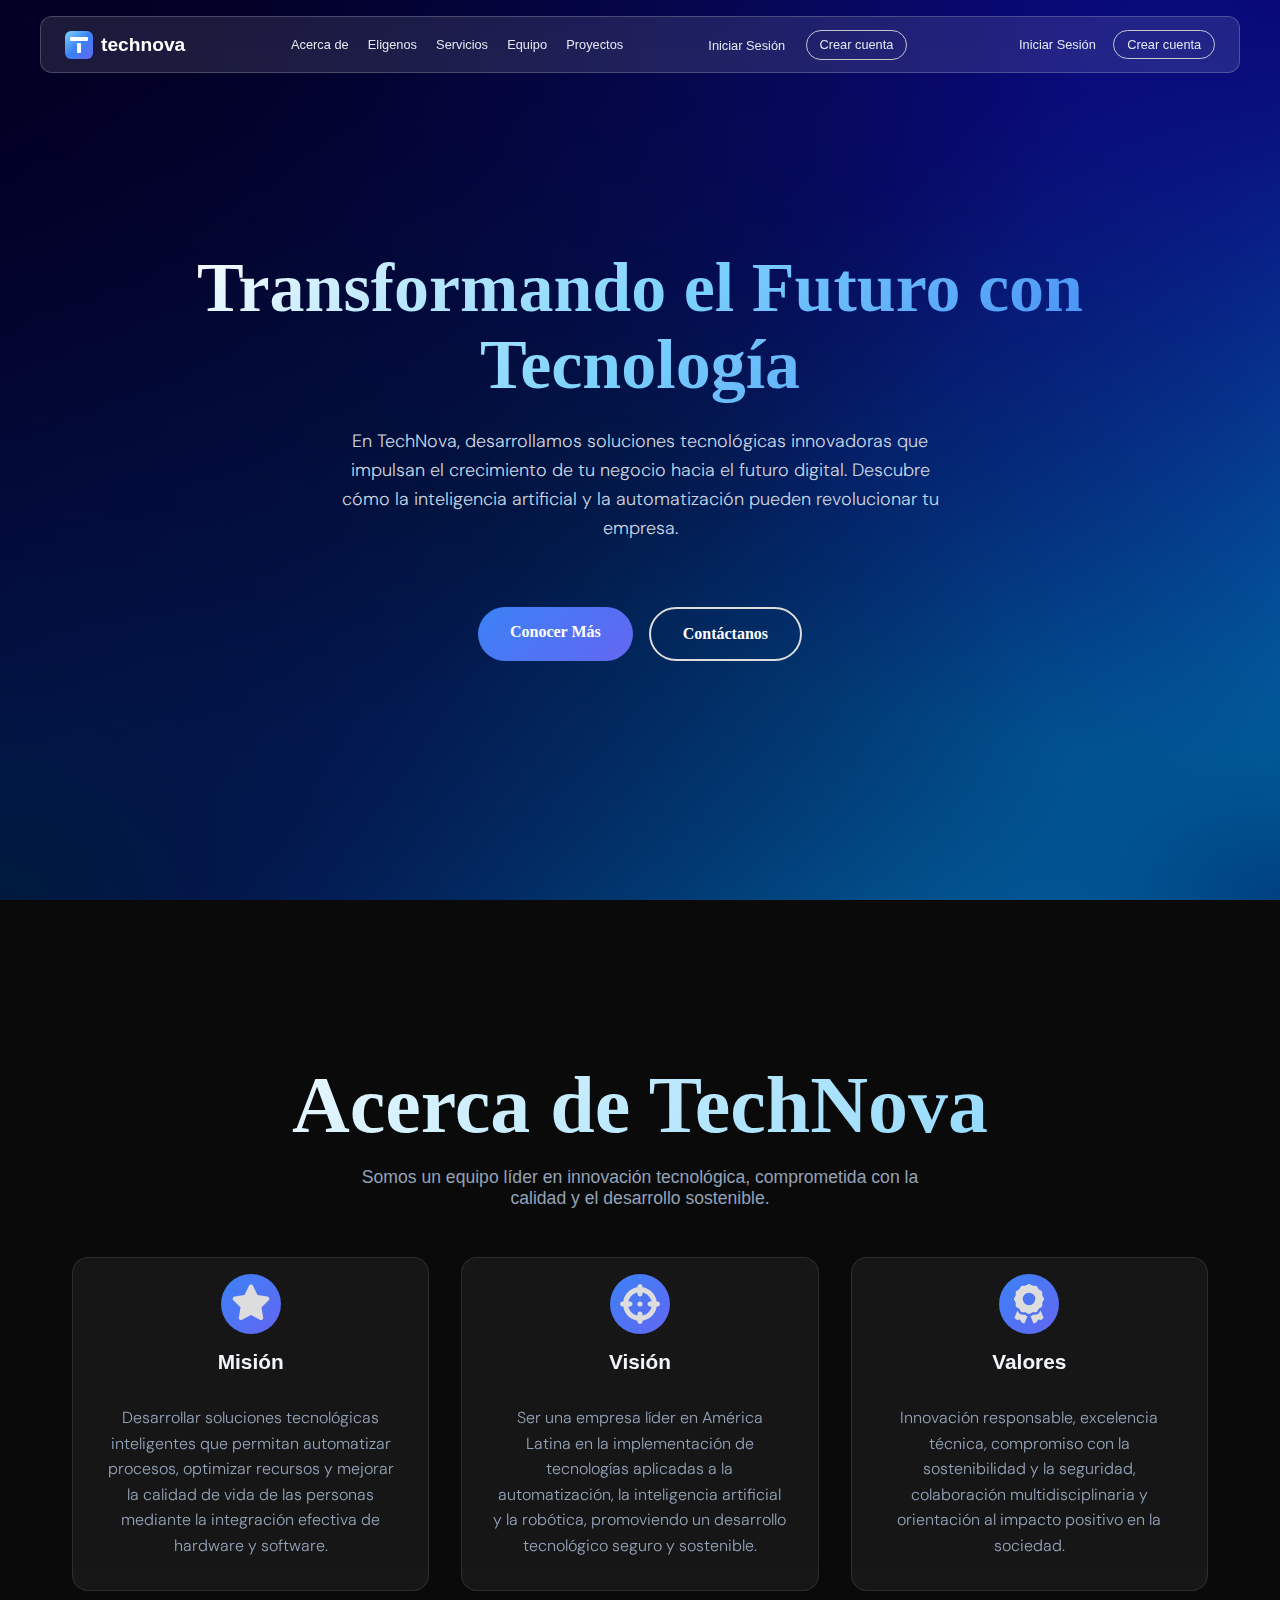
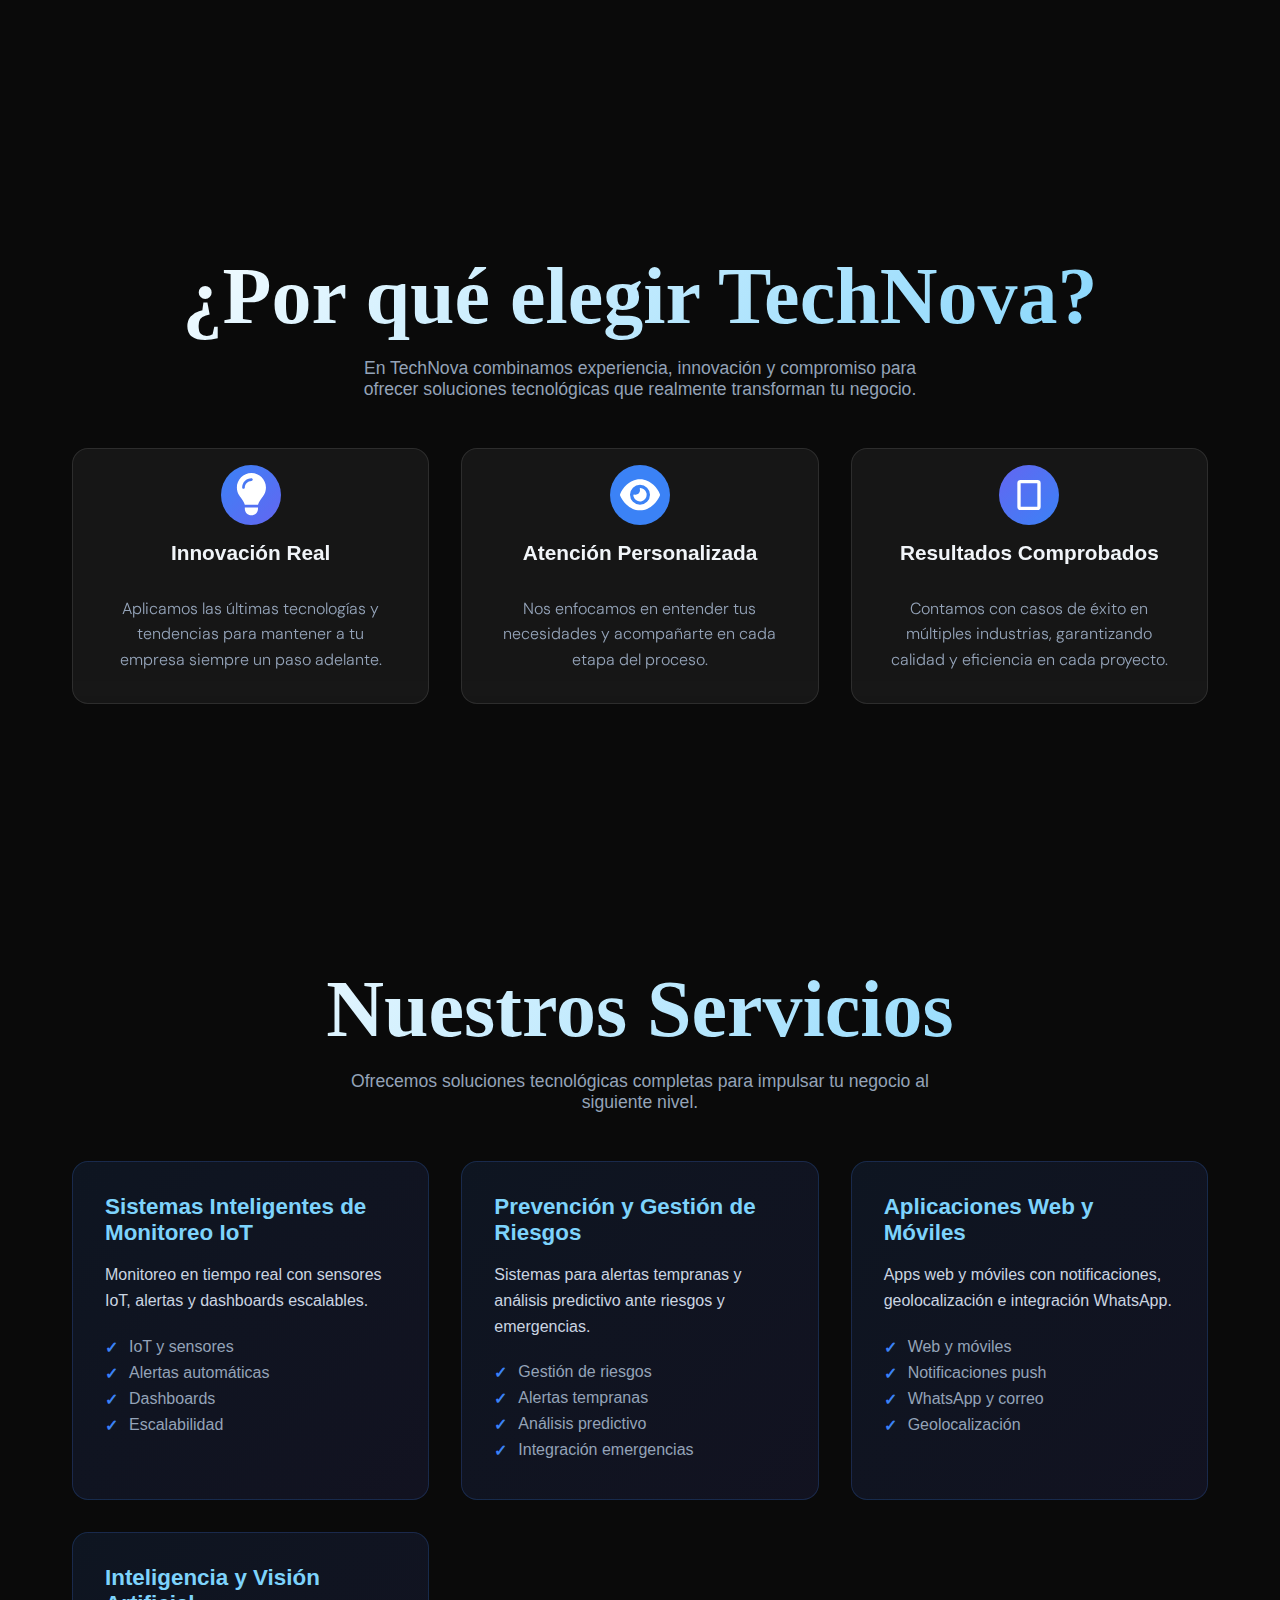
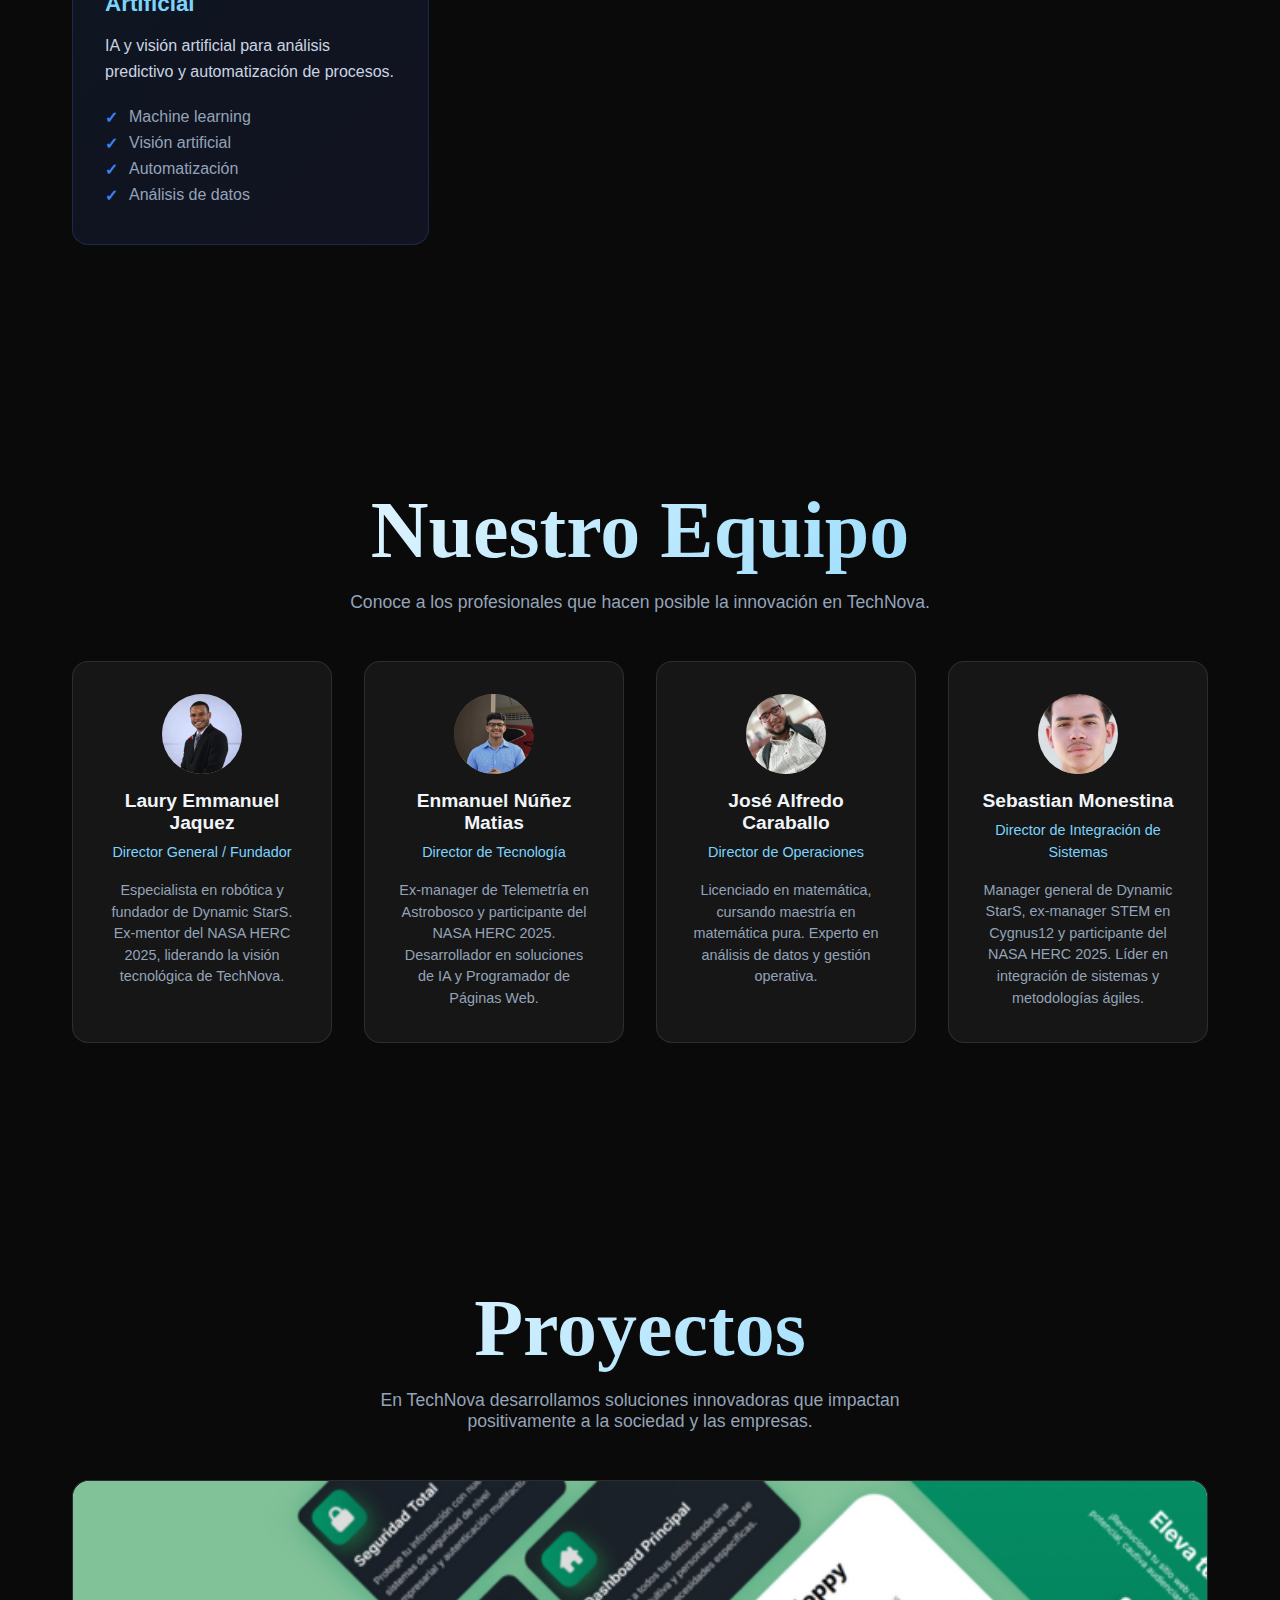
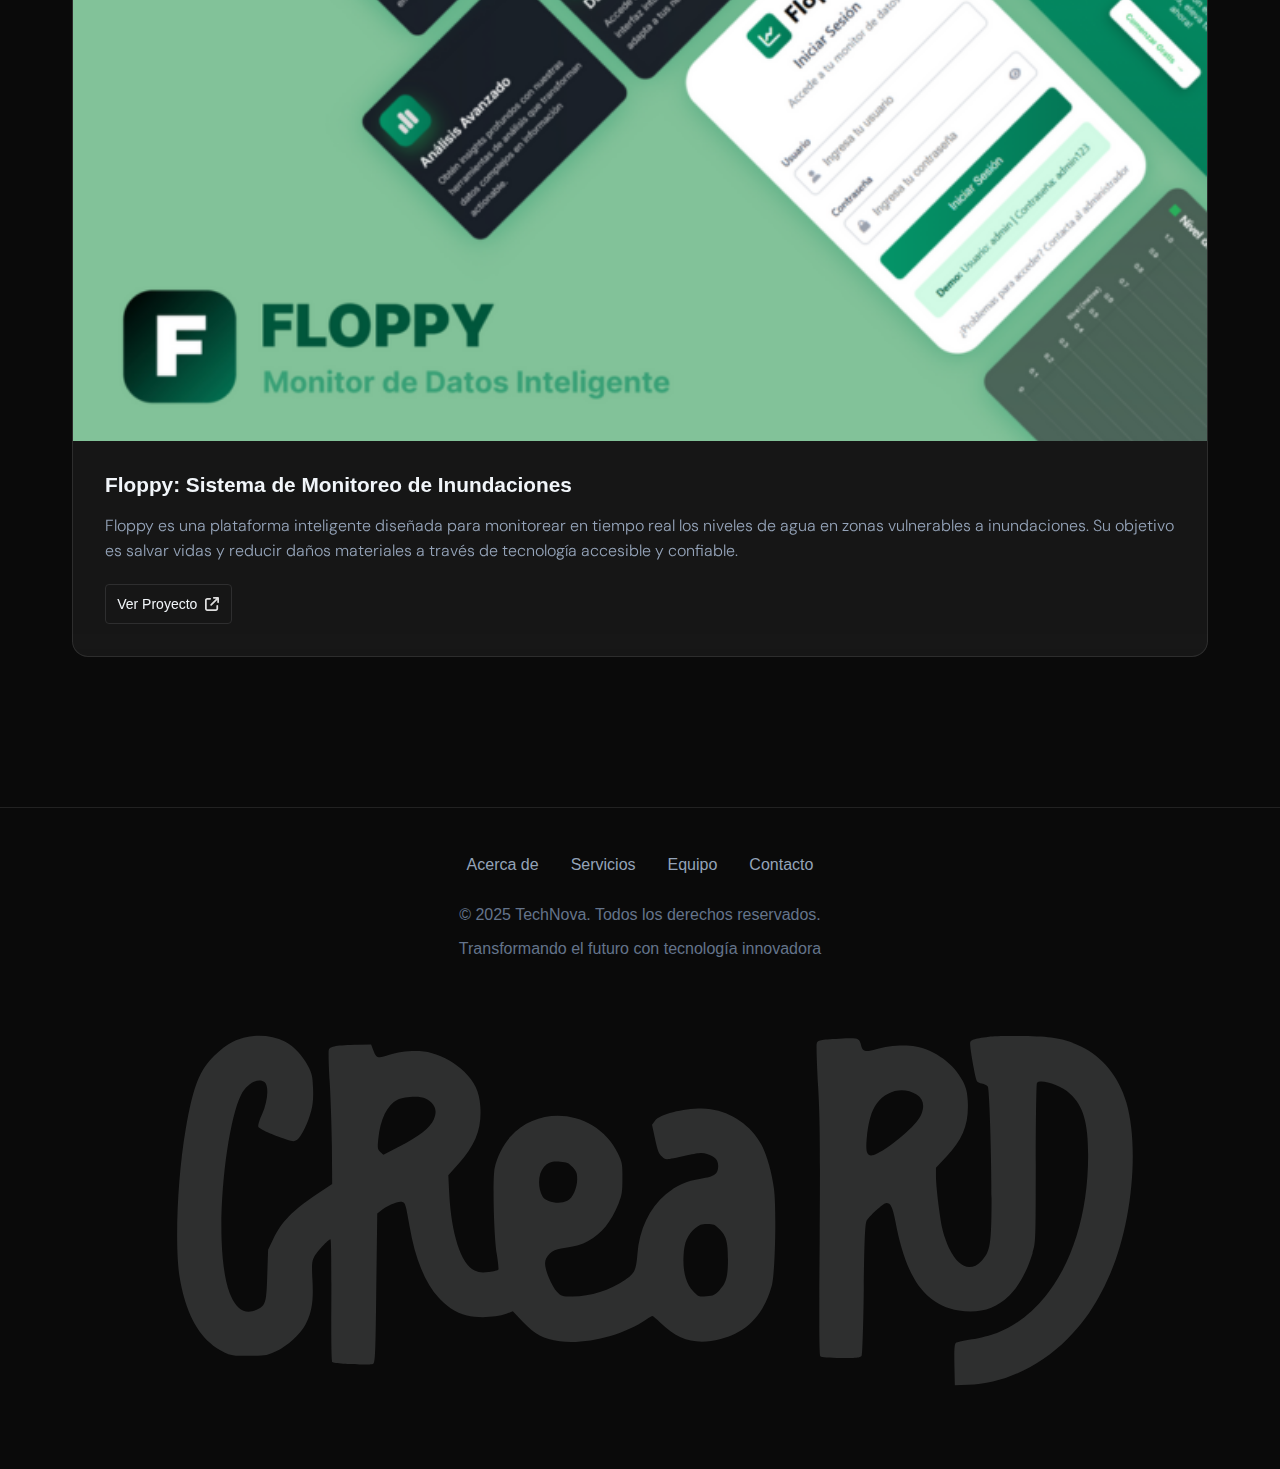
<file: index.html>
<!DOCTYPE html>
<html lang="es">
<head>
    <meta charset="UTF-8">
    <meta name="viewport" content="width=device-width, initial-scale=1.0">
    <title>TechNova System</title>
    <link rel="icon" href="/static/img/tech.jpg" type="img/jpg">
    <link rel="stylesheet" href="/static/css/style.css" type="text/css">

    <!-- Cabinet Grotesk Tipography -->

    <link href="https://api.fontshare.com/v2/css?f[]=cabinet-grotesk@700&display=swap" rel="stylesheet">
    
    <!-- DM Sans Tipography -->

    <link rel="preconnect" href="https://fonts.googleapis.com">
    <link rel="preconnect" href="https://fonts.gstatic.com" crossorigin>
    <link href="https://fonts.googleapis.com/css2?family=DM+Sans:ital,opsz,wght@0,9..40,100..1000;1,9..40,100..1000&display=swap" rel="stylesheet">
    
</head>
<body>
    <!-- Navigation -->
    <nav class="navbar">
        <a href="#home" class="logo">
            <div class="logo-icon"></div>
            technova
        </a>

        <ul class="nav-menu" id="navMenu">
            <li class="nav-item">
                <a href="#about" class="nav-link">Acerca de</a>
            </li>
            <li class="nav-item">
                <a href="#why" class="nav-link">Eligenos</a>
            </li>
            <li class="nav-item">
                <a href="#services" class="nav-link">Servicios</a>
            </li>
            <li class="nav-item">
                <a href="#team" class="nav-link">Equipo</a>
            </li>
            <li class="nav-item">
                <a href="#projects" class="nav-link">Proyectos</a>
            </li>
            <!-- Acciones solo visibles en móvil -->
            <li class="nav-item nav-actions-mobile">
                <a href="/SignIn.html" class="login-link">Iniciar Sesión</a>
                <a href="/Login.html" class="btn btn-demo">Crear cuenta</a>
            </li>
        </ul>

        <div class="nav-actions">
            <a href="/SignIn.html" class="login-link">Iniciar Sesión</a>
            <a href="/Login.html" class="btn btn-demo">Crear cuenta</a>
        </div>

        <button class="mobile-menu-toggle" id="mobileToggle">☰</button>
    </nav>

    <!-- Hero Section -->
    <header class="hero-header" id="home">
        <div class="hero-content">
            <h1 class="hero-title">Transformando el Futuro con Tecnología</h1>
            <p class="hero-subtitle">
                En TechNova, desarrollamos soluciones tecnológicas innovadoras que impulsan el crecimiento de tu negocio 
                hacia el futuro digital. Descubre cómo la inteligencia artificial y la automatización pueden revolucionar tu empresa.
            </p>
            <div class="hero-buttons">
                <a href="#about" class="btn-primary">Conocer Más</a>
                <a href="#contact" class="btn-secondary">Contáctanos</a>
            </div>
        </div>
    </header>

    <!-- About Section -->
    <section class="section" id="about">
        <h2 class="section-title">Acerca de TechNova</h2>
        <p class="section-subtitle">
            Somos un equipo líder en innovación tecnológica, comprometida con la calidad y el desarrollo sostenible.
        </p>
        
        <div class="about-grid">
            <div class="about-card">
                <svg  class="about-icon" fill="#ddd" xmlns="http://www.w3.org/2000/svg" viewBox="0 0 576 560" ><path d="M316.9 18C311.6 7 300.4 0 288.1 0s-23.4 7-28.8 18L195 150.3 51.4 171.5c-12 1.8-22 10.2-25.7 21.7s-.7 24.2 7.9 32.7L137.8 329 113.2 474.7c-2 12 3 24.2 12.9 31.3s23 8 33.8 2.3l128.3-68.5 128.3 68.5c10.8 5.7 23.9 4.9 33.8-2.3s14.9-19.3 12.9-31.3L438.5 329 542.7 225.9c8.6-8.5 11.7-21.2 7.9-32.7s-13.7-19.9-25.7-21.7L381.2 150.3 316.9 18z"/></svg>
                <h3>Misión</h3>
                <p>
                    Desarrollar soluciones tecnológicas inteligentes que permitan automatizar procesos, optimizar recursos y mejorar la calidad de vida de las personas mediante la integración efectiva de hardware y software.
                </p>
            </div>
            
            <div class="about-card">
                <svg   class="about-icon" xmlns="http://www.w3.org/2000/svg" fill="#ddd" viewBox="0 0 512 512"><path d="M256 0c17.7 0 32 14.3 32 32l0 10.4c93.7 13.9 167.7 88 181.6 181.6l10.4 0c17.7 0 32 14.3 32 32s-14.3 32-32 32l-10.4 0c-13.9 93.7-88 167.7-181.6 181.6l0 10.4c0 17.7-14.3 32-32 32s-32-14.3-32-32l0-10.4C130.3 455.7 56.3 381.7 42.4 288L32 288c-17.7 0-32-14.3-32-32s14.3-32 32-32l10.4 0C56.3 130.3 130.3 56.3 224 42.4L224 32c0-17.7 14.3-32 32-32zM107.4 288c12.5 58.3 58.4 104.1 116.6 116.6l0-20.6c0-17.7 14.3-32 32-32s32 14.3 32 32l0 20.6c58.3-12.5 104.1-58.4 116.6-116.6L384 288c-17.7 0-32-14.3-32-32s14.3-32 32-32l20.6 0C392.1 165.7 346.3 119.9 288 107.4l0 20.6c0 17.7-14.3 32-32 32s-32-14.3-32-32l0-20.6C165.7 119.9 119.9 165.7 107.4 224l20.6 0c17.7 0 32 14.3 32 32s-14.3 32-32 32l-20.6 0zM256 224a32 32 0 1 1 0 64 32 32 0 1 1 0-64z"/></svg>
                <h3>Visión</h3>
                <p>
                    Ser una empresa líder en América Latina en la implementación de tecnologías aplicadas a la automatización, la inteligencia artificial y la robótica, promoviendo un desarrollo tecnológico seguro y sostenible.
                </p>
            </div>
            
            <div class="about-card">
                <svg class="about-icon" fill="#ddd" xmlns="http://www.w3.org/2000/svg" viewBox="0 0 384 512"><!--!Font Awesome Free 6.7.2 by @fontawesome - https://fontawesome.com License - https://fontawesome.com/license/free Copyright 2025 Fonticons, Inc.--><path d="M173.8 5.5c11-7.3 25.4-7.3 36.4 0L228 17.2c6 3.9 13 5.8 20.1 5.4l21.3-1.3c13.2-.8 25.6 6.4 31.5 18.2l9.6 19.1c3.2 6.4 8.4 11.5 14.7 14.7L344.5 83c11.8 5.9 19 18.3 18.2 31.5l-1.3 21.3c-.4 7.1 1.5 14.2 5.4 20.1l11.8 17.8c7.3 11 7.3 25.4 0 36.4L366.8 228c-3.9 6-5.8 13-5.4 20.1l1.3 21.3c.8 13.2-6.4 25.6-18.2 31.5l-19.1 9.6c-6.4 3.2-11.5 8.4-14.7 14.7L301 344.5c-5.9 11.8-18.3 19-31.5 18.2l-21.3-1.3c-7.1-.4-14.2 1.5-20.1 5.4l-17.8 11.8c-11 7.3-25.4 7.3-36.4 0L156 366.8c-6-3.9-13-5.8-20.1-5.4l-21.3 1.3c-13.2 .8-25.6-6.4-31.5-18.2l-9.6-19.1c-3.2-6.4-8.4-11.5-14.7-14.7L39.5 301c-11.8-5.9-19-18.3-18.2-31.5l1.3-21.3c.4-7.1-1.5-14.2-5.4-20.1L5.5 210.2c-7.3-11-7.3-25.4 0-36.4L17.2 156c3.9-6 5.8-13 5.4-20.1l-1.3-21.3c-.8-13.2 6.4-25.6 18.2-31.5l19.1-9.6C65 70.2 70.2 65 73.4 58.6L83 39.5c5.9-11.8 18.3-19 31.5-18.2l21.3 1.3c7.1 .4 14.2-1.5 20.1-5.4L173.8 5.5zM272 192a80 80 0 1 0 -160 0 80 80 0 1 0 160 0zM1.3 441.8L44.4 339.3c.2 .1 .3 .2 .4 .4l9.6 19.1c11.7 23.2 36 37.3 62 35.8l21.3-1.3c.2 0 .5 0 .7 .2l17.8 11.8c5.1 3.3 10.5 5.9 16.1 7.7l-37.6 89.3c-2.3 5.5-7.4 9.2-13.3 9.7s-11.6-2.2-14.8-7.2L74.4 455.5l-56.1 8.3c-5.7 .8-11.4-1.5-15-6s-4.3-10.7-2.1-16zm248 60.4L211.7 413c5.6-1.8 11-4.3 16.1-7.7l17.8-11.8c.2-.1 .4-.2 .7-.2l21.3 1.3c26 1.5 50.3-12.6 62-35.8l9.6-19.1c.1-.2 .2-.3 .4-.4l43.2 102.5c2.2 5.3 1.4 11.4-2.1 16s-9.3 6.9-15 6l-56.1-8.3-32.2 49.2c-3.2 5-8.9 7.7-14.8 7.2s-11-4.3-13.3-9.7z"/></svg>
                <h3>Valores</h3>
                <p>
                    Innovación responsable, excelencia técnica, compromiso con la sostenibilidad y la seguridad, colaboración multidisciplinaria y orientación al impacto positivo en la sociedad.
                </p>
            </div>
        </div>
    </section>

    <!-- Why Technova -->
    <section class="section" id="why">
        <h2 class="section-title">¿Por qué elegir TechNova?</h2>
        <p class="section-subtitle">
            En TechNova combinamos experiencia, innovación y compromiso para ofrecer soluciones tecnológicas que realmente transforman tu negocio.
        </p>
        <div class="about-grid">
            <div class="about-card">
                <div class="about-icon" style="font-size:2rem; background: linear-gradient(135deg, #3b82f6 0%, #6366f1 100%); color: white; display: flex; align-items: center; justify-content: center;">
                    <svg xmlns="http://www.w3.org/2000/svg" fill="#fff" viewBox="-55 0 484 512"><path d="M272 384c9.6-31.9 29.5-59.1 49.2-86.2c0 0 0 0 0 0c5.2-7.1 10.4-14.2 15.4-21.4c19.8-28.5 31.4-63 31.4-100.3C368 78.8 289.2 0 192 0S16 78.8 16 176c0 37.3 11.6 71.9 31.4 100.3c5 7.2 10.2 14.3 15.4 21.4c0 0 0 0 0 0c19.8 27.1 39.7 54.4 49.2 86.2l160 0zM192 512c44.2 0 80-35.8 80-80l0-16-160 0 0 16c0 44.2 35.8 80 80 80zM112 176c0 8.8-7.2 16-16 16s-16-7.2-16-16c0-61.9 50.1-112 112-112c8.8 0 16 7.2 16 16s-7.2 16-16 16c-44.2 0-80 35.8-80 80z"/></svg>                </div>
                <h3>Innovación Real</h3>
                <p>Aplicamos las últimas tecnologías y tendencias para mantener a tu empresa siempre un paso adelante.</p>
            </div>
            <div class="about-card">
                <div class="about-icon" style="font-size:2rem; background: linear-gradient(135deg, #3b82f6 0%, #3b82f6 100%); color: white; display: flex; align-items: center; justify-content: center;">
                    <svg xmlns="http://www.w3.org/2000/svg" fill="#fff" viewBox="0 0 576 512"><path d="M288 32c-80.8 0-145.5 36.8-192.6 80.6C48.6 156 17.3 208 2.5 243.7c-3.3 7.9-3.3 16.7 0 24.6C17.3 304 48.6 356 95.4 399.4C142.5 443.2 207.2 480 288 480s145.5-36.8 192.6-80.6c46.8-43.5 78.1-95.4 93-131.1c3.3-7.9 3.3-16.7 0-24.6c-14.9-35.7-46.2-87.7-93-131.1C433.5 68.8 368.8 32 288 32zM144 256a144 144 0 1 1 288 0 144 144 0 1 1 -288 0zm144-64c0 35.3-28.7 64-64 64c-7.1 0-13.9-1.2-20.3-3.3c-5.5-1.8-11.9 1.6-11.7 7.4c.3 6.9 1.3 13.8 3.2 20.7c13.7 51.2 66.4 81.6 117.6 67.9s81.6-66.4 67.9-117.6c-11.1-41.5-47.8-69.4-88.6-71.1c-5.8-.2-9.2 6.1-7.4 11.7c2.1 6.4 3.3 13.2 3.3 20.3z"/></svg>
                </div>
                <h3>Atención Personalizada</h3>
                <p>Nos enfocamos en entender tus necesidades y acompañarte en cada etapa del proceso.</p>
            </div>
            <div class="about-card">
                <div class="about-icon" style="font-size:2rem; background: linear-gradient(135deg, #6366f1 0%, #3b82f6 100%); color: white; display: flex; align-items: center; justify-content: center;">
                    <svg width="40" height="40" fill="#fff" xmlns="http://www.w3.org/2000/svg" viewBox="0 0 24 24"><path d="M17 3H7a2 2 0 0 0-2 2v14a2 2 0 0 0 2 2h10a2 2 0 0 0 2-2V5a2 2 0 0 0-2-2zm0 16H7V5h10z"/></svg>
                </div>
                <h3>Resultados Comprobados</h3>
                <p>Contamos con casos de éxito en múltiples industrias, garantizando calidad y eficiencia en cada proyecto.</p>
            </div>
        </div>
    </section>

    <!-- Services Section -->
    <section class="section" id="services">
        <h2 class="section-title">Nuestros Servicios</h2>
        <p class="section-subtitle">
            Ofrecemos soluciones tecnológicas completas para impulsar tu negocio al siguiente nivel.
        </p>
        
        <div class="services-grid">
            <div class="service-card">
                <h3>Sistemas Inteligentes de Monitoreo IoT</h3>
                <p>Monitoreo en tiempo real con sensores IoT, alertas y dashboards escalables.</p>
                <ul class="service-features">
                    <li>IoT y sensores</li>
                    <li>Alertas automáticas</li>
                    <li>Dashboards</li>
                    <li>Escalabilidad</li>
                </ul>
            </div>
            
            <div class="service-card">
                <h3>Prevención y Gestión de Riesgos</h3>
                <p>Sistemas para alertas tempranas y análisis predictivo ante riesgos y emergencias.</p>
                <ul class="service-features">
                    <li>Gestión de riesgos</li>
                    <li>Alertas tempranas</li>
                    <li>Análisis predictivo</li>
                    <li>Integración emergencias</li>
                </ul>
            </div>
            
            <div class="service-card">
                <h3>Aplicaciones Web y Móviles</h3>
                <p>Apps web y móviles con notificaciones, geolocalización e integración WhatsApp.</p>
                <ul class="service-features">
                    <li>Web y móviles</li>
                    <li>Notificaciones push</li>
                    <li>WhatsApp y correo</li>
                    <li>Geolocalización</li>
                </ul>
            </div>
            
            <div class="service-card">
                <h3>Inteligencia y Visión Artificial</h3>
                <p>IA y visión artificial para análisis predictivo y automatización de procesos.</p>
                <ul class="service-features">
                    <li>Machine learning</li>
                    <li>Visión artificial</li>
                    <li>Automatización</li>
                    <li>Análisis de datos</li>
                </ul>
            </div>
        </div>
    </section>

    <!-- Team Section -->
    <section class="section" id="team">
        <h2 class="section-title">Nuestro Equipo</h2>
        <p class="section-subtitle">
            Conoce a los profesionales que hacen posible la innovación en TechNova.
        </p>
        
        <div class="team-grid">
            <div class="team-member">
                <div class="team-avatar"><img src="/static/img/Laury.png" alt="Rostro Laury"></div>
                <h3>Laury Emmanuel Jaquez</h3>
                <p class="role">Director General / Fundador</p>
                <p>Especialista en robótica y fundador de Dynamic StarS. Ex-mentor del NASA HERC 2025, liderando la visión tecnológica de TechNova.</p>
            </div>
            
            <div class="team-member">
                <div class="team-avatar"><img src="/static/img/Enmanuel.png" alt="Rostro Enmanuel"></div>
                <h3>Enmanuel Núñez Matias</h3>
                <p class="role">Director de Tecnología</p>
                <p>Ex-manager de Telemetría en Astrobosco y participante del NASA HERC 2025. Desarrollador en soluciones de IA y Programador de Páginas Web.</p>
            </div>
            
            <div class="team-member">
                <div class="team-avatar"><img src="/static/img/Jose.png" alt="Rostro Jose"></div>
                <h3>José Alfredo Caraballo</h3>
                <p class="role">Director de Operaciones</p>
                <p>Licenciado en matemática, cursando maestría en matemática pura. Experto en análisis de datos y gestión operativa.</p>
            </div>
            
            <div class="team-member">
                <div class="team-avatar"><img src="/static/img/Sebastian.png" alt="Rostro Sebastian"></div>
                <h3>Sebastian Monestina</h3>
                <p class="role">Director de Integración de Sistemas</p>
                <p>Manager general de Dynamic StarS, ex-manager STEM en Cygnus12 y participante del NASA HERC 2025. Líder en integración de sistemas y metodologías ágiles.</p>
            </div>
        </div>
    </section>

    <!-- Projects Section -->
    <section class="section" id="projects">
        <h2 class="section-title">Proyectos</h2>
        <p class="section-subtitle" >
            En TechNova desarrollamos soluciones innovadoras que impactan positivamente a la sociedad y las empresas.
        </p>
        <div class="about-grid">
            <div class="about-card-floppy">
                <div class="image-container-img">
                    <img src="/static/Wireframe/Floppy.png" alt="Floppy Sistema de Monitoreo">
                </div>
                <div class="content">
                    <h3>Floppy: Sistema de Monitoreo de Inundaciones</h3>
                    <p>
                        Floppy es una plataforma inteligente diseñada para monitorear en tiempo real los niveles de agua en zonas vulnerables a inundaciones. Su objetivo es salvar vidas y reducir daños materiales a través de tecnología accesible y confiable.
                    </p>
                    <div class="links">
                        <a href="https://floppy.onrender.com/" target="_blank" class="project-link">Ver Proyecto<svg xmlns="http://www.w3.org/2000/svg" width="14px" height="14px" viewBox="0 0 512 512"><path fill="#ddd" d="M320 0c-17.7 0-32 14.3-32 32s14.3 32 32 32l82.7 0L201.4 265.4c-12.5 12.5-12.5 32.8 0 45.3s32.8 12.5 45.3 0L448 109.3l0 82.7c0 17.7 14.3 32 32 32s32-14.3 32-32l0-160c0-17.7-14.3-32-32-32L320 0zM80 32C35.8 32 0 67.8 0 112L0 432c0 44.2 35.8 80 80 80l320 0c44.2 0 80-35.8 80-80l0-112c0-17.7-14.3-32-32-32s-32 14.3-32 32l0 112c0 8.8-7.2 16-16 16L80 448c-8.8 0-16-7.2-16-16l0-320c0-8.8 7.2-16 16-16l112 0c17.7 0 32-14.3 32-32s-14.3-32-32-32L80 32z"/></svg></a>
                    </div>
                </div>
            </div>
        </div>
    </section>

    <!-- Footer -->
    <footer class="footer">
        <div class="footer-content">
            <div class="footer-links">
                <a href="#about">Acerca de</a>
                <a href="#services">Servicios</a>
                <a href="#team">Equipo</a>
                <a href="#contact">Contacto</a>
            </div>
            <p>&copy; 2025 TechNova. Todos los derechos reservados.</p>
            <p>Transformando el futuro con tecnología innovadora</p>
        </div>
        <div class="image">
            <svg xmlns="http://www.w3.org/2000/svg" version="1.0" width="801pt" height="356pt" viewBox="0 0 680 340" preserveAspectRatio="xMidYMid meet">
                <g transform="translate(0.000000,356.000000) scale(0.100000,-0.100000)" fill="#000000" stroke="none">
                    <path fill="#2e2f2f" d="M5900 3111 c-115 -16 -130 -21 -135 -44 -5 -21 36 -255 49 -275 3 -6 19 -13 35 -17 16 -3 35 -13 42 -21 14 -17 32 -653 26 -934 -4 -207 -15 -255 -71 -315 -78 -82 -164 -49 -231 88 -19 40 -42 105 -50 145 -20 99 -45 304 -45 375 l0 59 74 79 c120 127 162 236 154 395 -4 67 -10 94 -36 147 -60 121 -197 222 -337 248 -78 15 -204 6 -284 -20 -73 -23 -97 -17 -107 27 -13 54 -18 55 -157 48 -139 -7 -153 -10 -161 -33 -4 -8 1 -149 10 -312 14 -247 15 -430 11 -1107 -5 -607 -3 -814 5 -822 8 -8 59 -12 150 -12 121 0 138 2 146 18 5 9 12 222 15 473 4 342 9 464 19 488 13 31 122 131 143 131 31 0 45 -29 65 -135 76 -405 212 -595 454 -636 250 -42 432 100 528 411 23 75 23 78 23 640 0 311 4 571 8 578 22 33 167 -12 237 -75 95 -85 130 -205 130 -443 0 -619 -256 -1117 -653 -1271 -43 -16 -124 -37 -180 -46 -56 -9 -108 -21 -115 -26 -9 -7 -12 -47 -10 -156 l3 -146 95 2 c243 4 518 131 711 328 133 135 220 268 308 470 156 360 207 906 115 1225 -53 181 -170 326 -325 400 -123 58 -193 71 -414 75 -104 2 -215 0 -245 -4z m-519 -415 c48 -32 59 -77 35 -139 -21 -56 -126 -159 -240 -236 -135 -91 -163 -83 -153 48 10 125 33 210 73 264 70 95 194 123 285 63z"/>
                    <path fill="#2e2f2f" d="M560 3104 c-74 -20 -133 -56 -208 -128 -106 -101 -153 -222 -206 -527 -60 -346 -80 -840 -43 -1064 47 -278 148 -450 314 -532 54 -26 66 -28 183 -28 120 0 128 1 193 32 80 38 173 122 210 191 46 84 59 168 51 317 -6 114 -4 136 11 166 18 36 103 129 118 129 5 0 7 -193 6 -435 -2 -288 1 -439 7 -445 15 -15 275 -24 294 -11 13 9 16 85 21 543 l7 532 23 19 c42 34 120 68 147 65 31 -4 32 -6 62 -178 61 -361 205 -584 410 -636 79 -20 211 -14 282 12 l47 18 73 -77 c86 -90 146 -121 263 -138 185 -25 452 41 620 156 21 14 41 25 44 25 4 0 32 -24 63 -54 110 -106 218 -144 357 -125 227 32 372 164 436 399 23 85 33 544 15 689 -15 118 -52 247 -92 322 -69 131 -214 231 -361 251 -138 18 -359 -28 -400 -84 l-21 -28 22 -102 c18 -83 27 -107 49 -126 29 -26 21 -27 180 9 88 19 108 21 143 10 55 -16 80 -43 80 -85 0 -59 -25 -78 -125 -92 -103 -15 -171 -46 -250 -112 -118 -99 -190 -251 -204 -433 -9 -111 -19 -133 -86 -179 -111 -76 -248 -120 -379 -120 -77 0 -79 1 -111 34 -38 41 -85 152 -85 202 0 53 49 99 115 108 93 12 150 28 194 53 98 56 163 137 217 268 25 62 28 83 28 180 1 103 -1 114 -31 178 -143 302 -554 367 -772 121 -52 -58 -96 -146 -112 -223 -16 -77 -6 -484 15 -616 9 -55 14 -105 12 -112 -3 -6 -34 -14 -69 -18 -51 -6 -72 -3 -102 11 -97 46 -167 260 -182 560 l-6 122 75 84 c123 138 166 254 154 413 -7 101 -40 170 -116 246 -61 61 -141 107 -235 134 -77 23 -215 16 -300 -14 -80 -29 -94 -25 -114 29 l-17 45 -94 -2 c-153 -3 -200 -11 -209 -36 -4 -12 -1 -114 6 -227 7 -113 14 -324 16 -470 l2 -264 -108 -72 c-176 -118 -255 -199 -315 -324 l-36 -75 -6 -180 c-6 -203 -11 -219 -76 -250 -146 -69 -238 114 -251 500 -13 369 55 870 139 1039 42 83 127 128 170 90 31 -29 22 -135 -20 -231 -18 -39 -29 -78 -26 -87 6 -15 104 -60 201 -91 49 -16 55 -16 77 -2 29 20 79 121 101 208 12 45 16 92 13 160 -3 86 -7 104 -38 163 -34 69 -104 142 -164 173 -83 43 -198 53 -296 27z m1303 -435 c70 -36 89 -85 59 -153 -26 -58 -100 -116 -246 -192 l-114 -59 -22 20 c-20 18 -21 26 -15 90 15 146 64 248 138 284 47 24 163 29 200 10z m1054 -492 c28 -31 33 -44 33 -87 0 -64 -33 -136 -71 -155 -54 -29 -155 -10 -178 33 -36 68 -31 163 12 211 31 34 55 41 116 37 48 -3 58 -7 88 -39z m1053 -445 c48 -47 60 -91 60 -217 0 -125 -12 -167 -59 -218 -34 -36 -44 -41 -95 -45 -56 -4 -57 -4 -95 36 -52 54 -75 140 -69 254 5 96 27 147 83 196 30 27 44 32 87 32 45 0 54 -4 88 -38z"/>
                </g>
            </svg>
        </div>
    </footer>

    <script>
        // Mobile menu toggle
        const mobileToggle = document.getElementById('mobileToggle');
        const navMenu = document.getElementById('navMenu');

        mobileToggle.addEventListener('click', () => {
            navMenu.classList.toggle('active');
            mobileToggle.textContent = navMenu.classList.contains('active') ? '✕' : '☰';
        });

        // Responsive hero-subtitle text
        function updateHeroSubtitle() {
            const subtitle = document.querySelector('.hero-subtitle');

            if (window.innerWidth <= 768) {
                subtitle.textContent = "En TechNova, desarrollamos soluciones tecnológicas innovadoras que impulsan el crecimiento de tu negocio hacia el futuro digital.";
            } else {
                subtitle.textContent = "En TechNova, desarrollamos soluciones tecnológicas innovadoras que impulsan el crecimiento de tu negocio hacia el futuro digital. Descubre cómo la inteligencia artificial y la automatización pueden revolucionar tu empresa.";
            }
        }
        window.addEventListener('resize', updateHeroSubtitle);
        window.addEventListener('DOMContentLoaded', updateHeroSubtitle);
    </script>
</body>
</html>
</file>
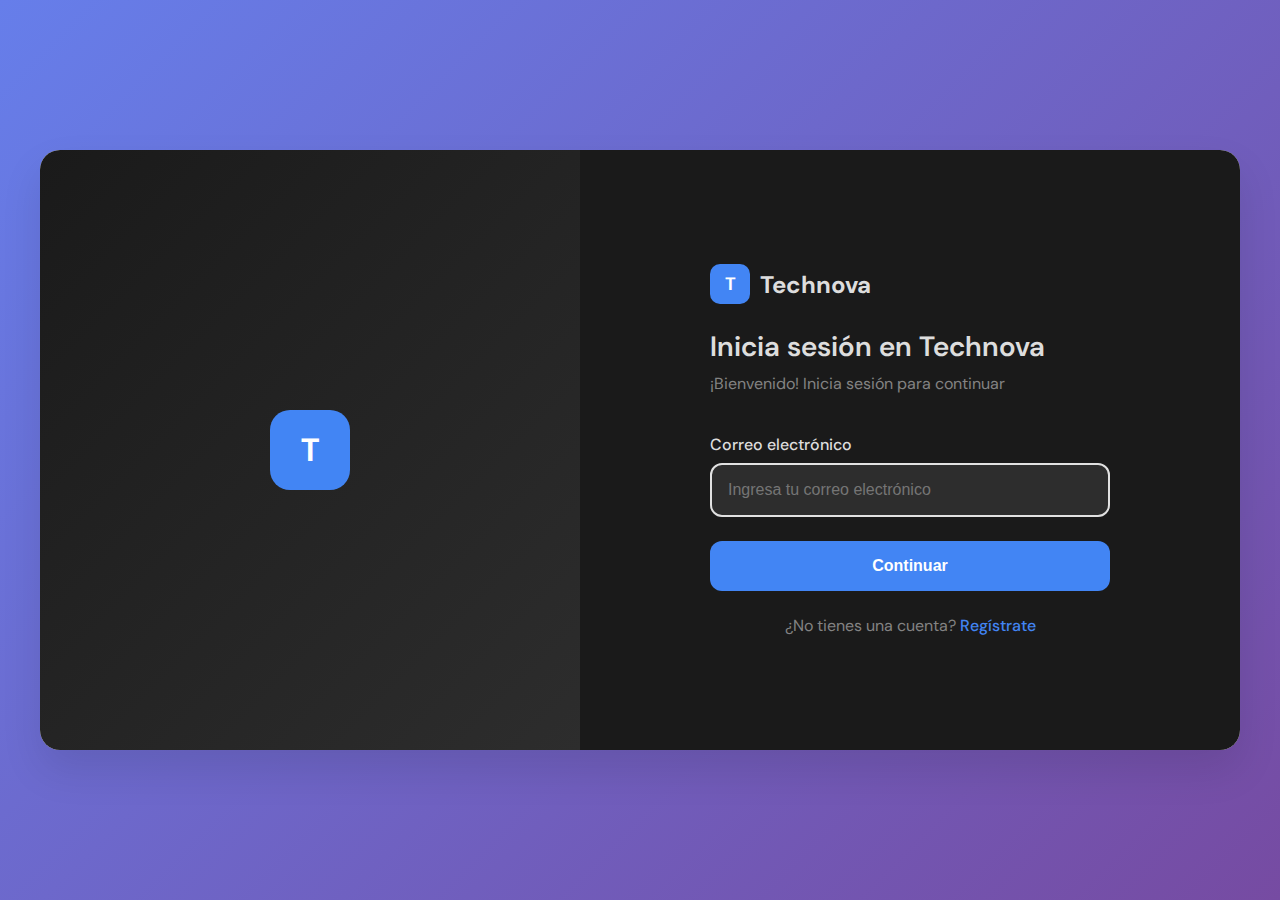
<file: a.html>
<!DOCTYPE html>
<html lang="en">
<head>
    <meta charset="UTF-8">
    <meta name="viewport" content="width=device-width, initial-scale=1.0">
    <title>Technova - Iniciar Sesión</title>
    <link rel="icon" href="/static/img/tech.jpg" type="img/jpg">

    <!-- Cabinet Grotesk Tipography -->
    <link href="https://api.fontshare.com/v2/css?f[]=cabinet-grotesk@700&display=swap" rel="stylesheet">
    
    <!-- DM Sans Tipography -->
    <link rel="preconnect" href="https://fonts.googleapis.com">
    <link rel="preconnect" href="https://fonts.gstatic.com" crossorigin>
    <link href="https://fonts.googleapis.com/css2?family=DM+Sans:ital,opsz,wght@0,9..40,100..1000;1,9..40,100..1000&display=swap" rel="stylesheet">
    
    <style>
        /* CSS básico para que funcione sin archivo externo */
        * {
            margin: 0;
            padding: 0;
            box-sizing: border-box;
        }

        body {
            font-family: 'DM Sans', sans-serif;
            background: linear-gradient(135deg, #667eea 0%, #764ba2 100%);
            min-height: 100vh;
            display: flex;
            align-items: center;
            justify-content: center;
        }

        .container {
            display: flex;
            width: 100%;
            max-width: 1200px;
            min-height: 600px;
            background: white;
            border-radius: 20px;
            box-shadow: 0 20px 40px rgba(0,0,0,0.1);
            overflow: hidden;
        }

        .left-panel {
            flex: 1;
            background: linear-gradient(135deg, #1a1a1a 0%, #2d2d2d 100%);
            display: flex;
            align-items: center;
            justify-content: center;
            position: relative;
        }

        .logo-icon {
            width: 80px;
            height: 80px;
            background: #4285f4;
            border-radius: 20px;
            display: flex;
            align-items: center;
            justify-content: center;
            font-size: 32px;
            color: white;
            font-weight: bold;
        }

        .logo-icon::after {
            content: "T";
        }

        .right-panel {
            flex: 1;
            background: #1a1a1a;
            padding: 60px;
            display: flex;
            align-items: center;
            justify-content: center;
        }

        .logo-icon-second {
            width: 40px;
            height: 40px;
            background: #4285f4;
            border-radius: 10px;
            display: flex;
            align-items: center;
            justify-content: center;
            color: white;
            font-weight: bold;
            font-size: 18px;
        }

        .logo-icon-second::after {
            content: "T";
        }

        .form-input {
            width: 100%;
            padding: 16px;
            border: 2px solid #e1e1e1;
            border-radius: 12px;
            font-size: 16px;
            background: #2d2d2d;
            color: #ddd;
            transition: all 0.3s ease;
        }

        .form-input:focus {
            outline: none;
            border-color: #4285f4;
            box-shadow: 0 0 0 3px rgba(66, 133, 244, 0.1);
        }

        .continue-btn {
            width: 100%;
            padding: 16px;
            background: #4285f4;
            color: white;
            border: none;
            border-radius: 12px;
            font-size: 16px;
            font-weight: 600;
            cursor: pointer;
            transition: all 0.3s ease;
        }

        .continue-btn:hover {
            background: #3367d6;
            transform: translateY(-2px);
            box-shadow: 0 8px 25px rgba(66, 133, 244, 0.3);
        }

        .register {
            color: #4285f4;
            text-decoration: none;
            font-weight: 500;
        }

        .register:hover {
            text-decoration: underline;
        }

        .loading-overlay {
            position: fixed;
            top: 0;
            left: 0;
            width: 100%;
            height: 100%;
            background: rgba(0,0,0,0.9);
            display: none;
            align-items: center;
            justify-content: center;
            z-index: 1000;
        }

        .loading-content {
            text-align: center;
            color: white;
        }

        .spinner {
            width: 50px;
            height: 50px;
            border: 4px solid #333;
            border-top: 4px solid #4285f4;
            border-radius: 50%;
            animation: spin 1s linear infinite;
            margin: 0 auto 20px;
        }

        @keyframes spin {
            0% { transform: rotate(0deg); }
            100% { transform: rotate(360deg); }
        }

        .loading-text {
            font-size: 18px;
            font-weight: 500;
        }
    </style>
</head>
<body>
    <div class="container" id="panelContainer">
        <div class="left-panel">
            <div class="logo-icon"></div>
        </div>

        <div class="right-panel">
            <div style="max-width: 400px; width: 100%; margin: auto;">
                <div style="display: flex; align-items: center; gap: 10px; margin-bottom: 24px; cursor: pointer;" onclick="redirect()">
                    <div class="logo-icon-second"></div>
                    <span style="font-size: 24px; font-weight: bold; color: #ddd; vertical-align: middle;">Technova</span>
                </div>
                <h1 style="font-size: 28px; font-weight: 600; color: #ddd; margin-bottom: 8px;">Inicia sesión en Technova</h1>
                <p style="color: #838383;font-weight: 400; margin-bottom: 40px;font-family: 'DM Sans', 'sans-serif';">¡Bienvenido! Inicia sesión para continuar</p>
                <form id="loginForm">
                    <div style="margin-bottom: 24px;">
                        <label style="display: block; margin-bottom: 8px; color: #ddd; font-weight: 500;">Correo electrónico</label>
                        <input type="email" class="form-input" id="email" placeholder="Ingresa tu correo electrónico">
                    </div>
                    <button type="submit" class="continue-btn">Continuar</button>
                </form>
                <div style="text-align: center;margin-top: 24px;color: #838383;font-family: 'DM Sans','sans-serif';">
                    ¿No tienes una cuenta? <a class="register" href="/Login.html" style="color: #4285f4; text-decoration: none;">Regístrate</a>
                </div>
            </div>
        </div>
    </div>

    <div class="loading-overlay" id="loadingOverlay">
        <div class="loading-content">
            <div class="spinner"></div>
            <div class="loading-text">Creando una Cuenta...</div>
        </div>
    </div>

    <script>
        // Variables principales
        const loginForm = document.getElementById('loginForm');
        const loadingOverlay = document.getElementById('loadingOverlay');
        const panelContainer = document.getElementById('panelContainer');

        // Event listener para el formulario
        loginForm.addEventListener('submit', function(e) {
            e.preventDefault();
            
            // Obtener valores de los campos - CORREGIDO: usar 'email' en lugar de 'firstName'
            const email = document.getElementById('email').value.trim();

            var randomNumber = Math.random() * (2500 - 6000) + 6000;
            
            // Validar campos
            if (email) {
                // Mostrar pantalla de carga
                panelContainer.style.display = 'none';
                loadingOverlay.style.display = 'flex';
                
                // Simular procesamiento y redirigir
                setTimeout(() => {
                    // En lugar de redirigir, mostrar un mensaje
                    alert('¡Inicio de sesión exitoso! Email: ' + email);
                    // window.location.href = 'index.html';
                    
                    // Restaurar la vista original para testing
                    panelContainer.style.display = 'flex';
                    loadingOverlay.style.display = 'none';
                }, Math.abs(randomNumber));
            } else {
                alert('Por favor completa todos los campos requeridos');
            }
        });

        // Funciones de navegación
        function redirect() {
            alert('Redirigiendo a index.html');
            // window.location.href = "index.html";
        }

        function showLogin() {
            alert('Redirigiendo a SignIn.html');
            // window.location.href = "SignIn.html";
        }

        // Interactividad para los inputs
        const inputs = document.querySelectorAll('.form-input');
        inputs.forEach(input => {
            input.addEventListener('focus', function() {
                this.style.borderColor = '#4285f4';
            });

            input.addEventListener('blur', function() {
                if (!this.value) {
                    this.style.borderColor = '#e1e1e1';
                }
            });
        });
    </script>
</body>
</html>
</file>
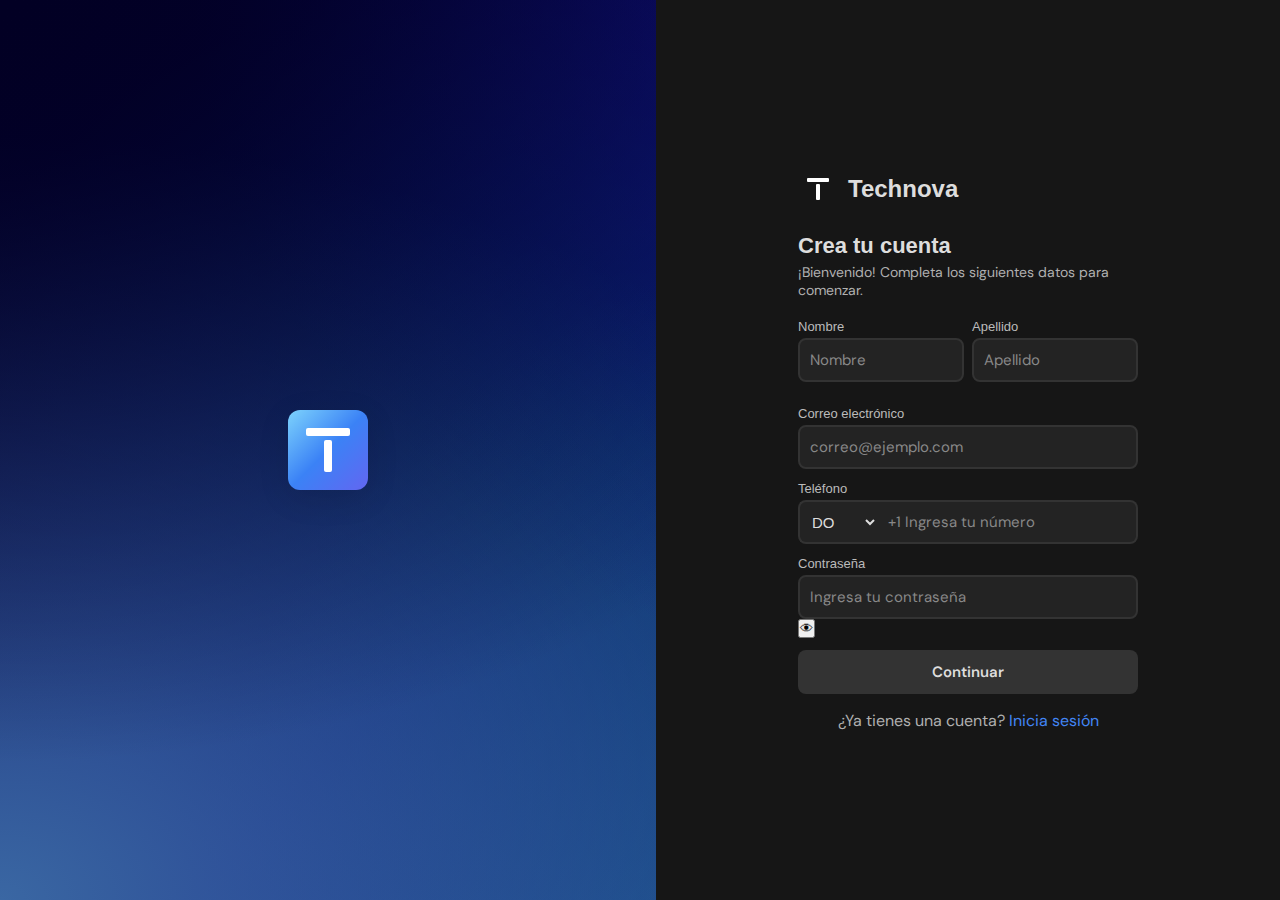
<file: Login.html>
<!DOCTYPE html>
<html lang="en">
<head>
    <meta charset="UTF-8">
    <meta name="viewport" content="width=device-width, initial-scale=1.0">
    <title>Finofo - Crear Cuenta</title>

    <!-- Cabinet Grotesk Typography -->
    <link href="https://api.fontshare.com/v2/css?f[]=cabinet-grotesk@700&display=swap" rel="stylesheet">
    
    <!-- DM Sans Typography -->
    <link rel="preconnect" href="https://fonts.googleapis.com">
    <link rel="preconnect" href="https://fonts.gstatic.com" crossorigin>
    <link href="https://fonts.googleapis.com/css2?family=DM+Sans:ital,opsz,wght@0,9..40,100..1000;1,9..40,100..1000&display=swap" rel="stylesheet">
    
    <link rel="stylesheet" href="/static/css/LoginStyle.css" type="text/css">
    
</head>
<body>
    <div class="container">
        <div class="left-panel">
            <div class="logo-icon"></div>
        </div>

        <div class="right-panel">
            <div class="login-form">
                <div class="logo-header" onclick="redirect()" style="display: flex; align-items: center; gap: 10px; margin-bottom: 24px; cursor: pointer;">
                    <div class="logo-icon-second"></div>
                    <span class="logo-text" style="font-size: 24px; font-weight: bold; color: #ddd; vertical-align: middle;">Technova</span>
                </div>
                <h1 class="login-title">Crea tu cuenta</h1>
                <p class="login-subtitle">¡Bienvenido! Completa los siguientes datos para comenzar.</p>
                
                <form id="signupForm">
                    <div class="form-row">
                        <div class="form-group">
                            <label class="form-label">Nombre</label>
                            <input type="text" class="form-input" placeholder="Nombre" id="firstName" required>
                        </div>
                        <div class="form-group">
                            <label class="form-label">Apellido</label>
                            <input type="text" class="form-input" placeholder="Apellido" id="lastName" required>
                        </div>
                    </div>
                    <div class="form-group">
                        <label class="form-label">Correo electrónico</label>
                        <input type="email" class="form-input" placeholder="correo@ejemplo.com" id="email" required>
                    </div>
                    <div class="form-group">
                        <label class="form-label">Teléfono</label>
                        <div class="phone-input-container">
                            <select class="country-select" id="countryCode">
                                <option value="+1">DO</option>
                                <option value="+1">US</option>
                                <option value="+44">UK</option>
                                <option value="+34">ES</option>
                                <option value="+33">FR</option>
                            </select>
                            <input type="tel" class="form-input phone-input" placeholder="+1 Ingresa tu número" id="phone" required>
                        </div>
                    </div>
                    <div class="form-group">
                        <label class="form-label">Contraseña</label>
                        <div class="password-container">
                            <input type="password" class="form-input" placeholder="Ingresa tu contraseña" id="password" required>
                            <button type="button" class="password-toggle" onclick="togglePassword()">👁</button>
                        </div>
                    </div>
                    
                    <button type="submit" class="continue-btn">Continuar</button>
                </form>
                
                <div class="signup-link">
                    ¿Ya tienes una cuenta? <a href="#" onclick="showLogin()">Inicia sesión</a>
                </div>
            </div>
        </div>
    </div>

    <script>
        function redirect() {
            window.location.href = "index.html";
        }

        function togglePassword() {
            const passwordInput = document.getElementById('password');
            const toggle = document.querySelector('.password-toggle');
            
            if (passwordInput.type === 'password') {
                passwordInput.type = 'text';
                toggle.textContent = '🙈';
            } else {
                passwordInput.type = 'password';
                toggle.textContent = '👁';
            }
        }

        function showLogin() {
            alert('Redirigiendo a la página de inicio de sesión...');
        }

        // Interactividad para los inputs
        const inputs = document.querySelectorAll('.form-input');
        inputs.forEach(input => {
            input.addEventListener('focus', function() {
                this.style.borderColor = '#4285f4';
            });

            input.addEventListener('blur', function() {
                if (!this.value) {
                    this.style.borderColor = '#e1e1e1';
                }
            });
        });

        // Envío del formulario
        document.getElementById('signupForm').addEventListener('submit', function(e) {
            e.preventDefault();
            
            const firstName = document.getElementById('firstName').value;
            const lastName = document.getElementById('lastName').value;
            const email = document.getElementById('email').value;
            const phone = document.getElementById('phone').value;
            const password = document.getElementById('password').value;
            
            if (firstName && lastName && email && phone && password) {
                alert('La funcionalidad de creación de cuenta se implementará aquí');
            } else {
                alert('Por favor completa todos los campos requeridos');
            }
        });

        // Sincronización del código de país y el placeholder del teléfono
        document.getElementById('countryCode').addEventListener('change', function() {
            const phoneInput = document.getElementById('phone');
            const countryCode = this.value;
            phoneInput.placeholder = `${countryCode} Ingresa tu número`;
        });
    </script>
</body>
</html>
</file>
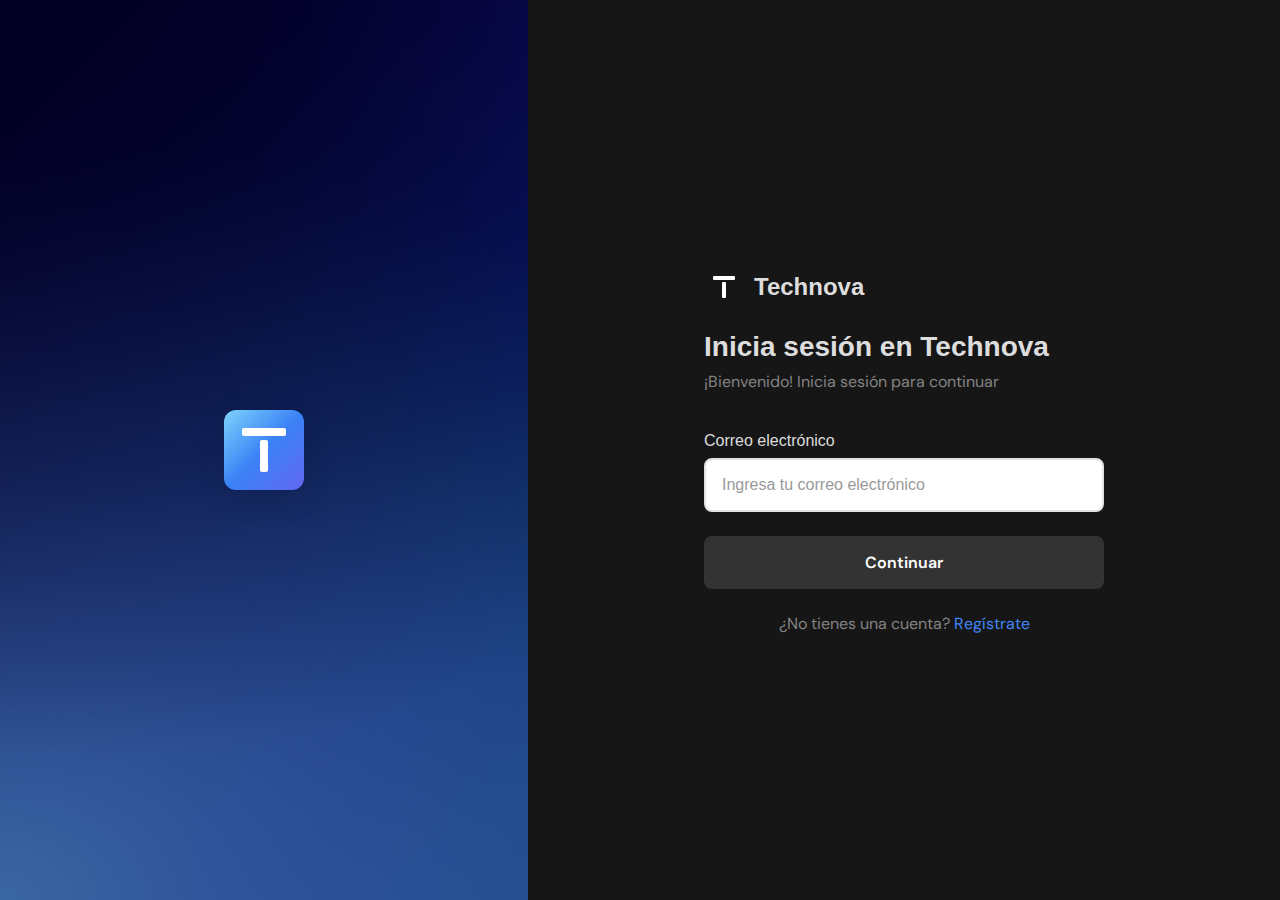
<file: SignIn.html>
<!DOCTYPE html>
<html lang="en">
<head>
    <meta charset="UTF-8">
    <meta name="viewport" content="width=device-width, initial-scale=1.0">
    <title>Finofo Login</title>

    <!-- Cabinet Grotesk Tipography -->
    <link href="https://api.fontshare.com/v2/css?f[]=cabinet-grotesk@700&display=swap" rel="stylesheet">
    
    <!-- DM Sans Tipography -->
    <link rel="preconnect" href="https://fonts.googleapis.com">
    <link rel="preconnect" href="https://fonts.gstatic.com" crossorigin>
    <link href="https://fonts.googleapis.com/css2?family=DM+Sans:ital,opsz,wght@0,9..40,100..1000;1,9..40,100..1000&display=swap" rel="stylesheet">
    
    <link rel="stylesheet" href="/static/css/SignStyle.css" type="text/css">
</head>
<body>
    <div class="container">
        <div class="left-panel">
            <div class="logo-icon"></div>
        </div>

        <div class="right-panel">
            
            <div style="max-width: 400px; width: 100%; margin: auto;">
                <div style="display: flex; align-items: center; gap: 10px; margin-bottom: 24px; cursor: pointer;" onclick="redirect()">
                    <div class="logo-icon-second"></div>
                    <span style="font-size: 24px; font-weight: bold; color: #ddd; vertical-align: middle;">Technova</span>
                </div>
                <h1 style="font-size: 28px; font-weight: 600; color: #ddd; margin-bottom: 8px;">Inicia sesión en Technova</h1>
                <p style="color: #838383;font-weight: 400; margin-bottom: 40px;font-family: 'DM Sans', 'sans-serif';">¡Bienvenido! Inicia sesión para continuar</p>
                <form>
                    <div style="margin-bottom: 24px;">
                        <label style="display: block; margin-bottom: 8px; color: #ddd; font-weight: 500;">Correo electrónico</label>
                        <input type="email" class="form-input" placeholder="Ingresa tu correo electrónico">
                    </div>
                    <button type="submit" class="continue-btn">Continuar</button>
                </form>
                <div style="text-align: center;margin-top: 24px;color: #838383;font-family: 'DM Sans','sans-serif';">
                    ¿No tienes una cuenta? <a class="register" href="/Login.html" style="color: #4285f4; text-decoration: none;">Regístrate</a>
                </div>
            </div>
        </div>
    </div>

    <script>
        function redirect() {
            window.location.href = "index.html";
        }

        // Añade algo de interactividad
        document.querySelector('.form-input').addEventListener('focus', function() {
            this.style.borderColor = '#4285f4';
        });

        document.querySelector('.form-input').addEventListener('blur', function() {
            if (!this.value) {
                this.style.borderColor = '#e1e1e1';
            }
        });

        document.querySelector('.continue-btn').addEventListener('click', function(e) {
            e.preventDefault();
            const email = document.querySelector('.form-input').value;
            if (email) {
                alert('La funcionalidad de inicio de sesión se implementará aquí');
            } else {
                alert('Por favor, ingresa tu correo electrónico');
            }
        });
    </script>
</body>
</html>
</file>
<file: static/css/style.css>
* {
    margin: 0;
    padding: 0;
    box-sizing: border-box;
}

body {
    font-family: 'Arial', Arial, sans-serif;
    overflow-x: hidden;
    background: #0a0a0a;
    color: white;
}

/* Header and Navigation */
.hero-header {
    background: 
        radial-gradient(ellipse at top left, #020024 0%, transparent 60%),
        radial-gradient(ellipse at top right, #090979 0%, transparent 60%),
        radial-gradient(ellipse at bottom left, #001a3d 0%, transparent 60%),
        radial-gradient(ellipse at bottom right, #004080 0%, transparent 60%),
        radial-gradient(ellipse at center, #001a3d 0%, transparent 80%),
        linear-gradient(135deg, #020024 0%, #090979 50%, #00d4ff 100%);
    min-height: 100vh;
    display: flex;
    flex-direction: column;
    padding: 60px;
    position: relative;
}

.navbar {
    background: rgba(255, 255, 255, 0.1);
    backdrop-filter: blur(10px);
    border: 0.5px solid rgba(255, 255, 255, 0.2);
    padding: 0.75rem 1.5rem;
    display: flex;
    justify-content: space-between;
    align-items: center;
    position: fixed;
    top: 16px;
    left: 16px;
    right: 16px;
    border-radius: 12px;
    max-width: 1200px;
    margin: 0 auto;
    z-index: 1000;
}

.logo {
    display: flex;
    align-items: center;
    gap: 0.5rem;
    color: white;
    font-size: 1.2rem;
    font-weight: 700;
    text-decoration: none;
    margin-right: 60px;
}

.logo-icon {
    width: 28px;
    height: 28px;
    background: linear-gradient(135deg, #7dd3fc 0%, #3b82f6 50%, #6366f1 100%);
    border-radius: 6px;
    display: flex;
    align-items: center;
    justify-content: center;
    color: white;
    font-weight: bold;
    font-size: 1rem;
    position: relative;
}

.logo-icon::before {
    content: '';
    position: absolute;
    top: 6px;
    left: 50%;
    transform: translateX(-50%);
    width: 18px;
    height: 4px;
    background: white;
    border-radius: 1px;
}

.logo-icon::after {
    content: '';
    position: absolute;
    top: 12px;
    left: 50%;
    transform: translateX(-50%);
    width: 4px;
    height: 10px;
    background: white;
    border-radius: 1px;
}

.nav-menu {
    display: flex;
    align-items: center;
    gap: 1.2rem;
    list-style: none;
}

.nav-item {
    position: relative;
}

.nav-link {
    color: #e2e8f0;
    text-decoration: none;
    font-weight: 400;
    font-size: 0.8rem;
    padding: 0.3rem 0;
    position: relative;
    transition: color 0.2s ease;
    display: flex;
    align-items: center;
    gap: 0.3rem;
}

.nav-link:hover {
    color: white;
}

.nav-actions {
    display: flex;
    align-items: center;
    gap: 0.1rem;
}

.login-link {
    color: #e2e8f0;
    text-decoration: none;
    font-weight: 400;
    font-size: 0.8rem;
    padding: 0.5rem 1rem;
    border-radius: 6px;
    transition: all 0.3s ease;
    margin-left: 50px;
}

.btn {
    padding: 0.4rem 0.8rem;
    border-radius: 30px;
    font-weight: 400;
    font-size: 0.8rem;
    text-decoration: none;
    transition: all 0.3s ease;
    border: none;
    cursor: pointer;
}

.btn-demo {
    background: transparent;
    color: #e2e8f0;
    border: 0.5px solid #dddd;
}

.btn-demo:hover {
    transform: translateY(1px);
}

.mobile-menu-toggle {
    display: none;
    background: none;
    border: none;
    color: white;
    font-size: 1.5rem;
    cursor: pointer;
}

/* Hero Section */
.hero-content {
    flex: 1;
    display: flex;
    flex-direction: column;
    justify-content: center;
    align-items: center;
    text-align: center;
    padding: 4rem 6rem;
    margin-top: 10px;
}

.hero-title {
    font-size: 70px;
    font-family: 'Cabinet Grotesk', 'sans-serif';
    font-weight: 700;
    margin-bottom: 1.5rem;
    background: linear-gradient(135deg, #ffffff 0%, #7dd3fc 50%, #3b82f6 100%);
    -webkit-background-clip: text;
    -webkit-text-fill-color: transparent;
    background-clip: text;
    line-height: 1.1;
}

.hero-subtitle {
    font-size: 18px;
    font-family: 'DM Sans', Arial, sans-serif;
    font-weight: 300;
    color: #cbd5e1;
    margin-bottom: 2rem;
    max-width: 600px;
    line-height: 1.6;
}

.hero-buttons {
    display: flex;
    gap: 1rem;
    margin-top: 2rem;
}

.btn-primary {
    background: linear-gradient(135deg, #3b82f6 0%, #6366f1 100%);
    color: white;
    padding: 1rem 2rem;
    border-radius: 30px;
    text-decoration: none;
    font-family: 'Cabinet Grotesk', 'sans-serif';
    font-weight: 600;
    transition: all 0.3s ease;
    border: none;
    font-size: 1rem;
}

.btn-primary:hover {
    transform: translateY(-2px);
}

.btn-secondary {
    background: transparent;
    color: white;
    padding: 1rem 2rem;
    border-radius: 30px;
    text-decoration: none;
    font-weight: 600;
    font-family: 'Cabinet Grotesk','sans-serif';
    transition: all 0.3s ease;
    border: 2px solid #ddd ;
    font-size: 1rem;
}

.btn-secondary:hover {
    border-color: #3b82f6;
    background: rgba(59, 130, 246, 0.1);
}

/* Section Styles */
.section {
    padding: 5rem 0;
    max-width: 1200px;
    margin: 0 auto;
    padding-left: 2rem;
    padding-right: 2rem;
    margin-top: 80px;
}

.section-title {
    font-size: 80px;
    font-weight: 700;
    font-family: 'Cabinet Grotesk', 'sans-serif';
    margin-bottom: 1rem;
    text-align: center;
    background: linear-gradient(135deg, #ffffff 0%, #7dd3fc 100%);
    -webkit-background-clip: text;
    -webkit-text-fill-color: transparent;
    background-clip: text;
}

.section-subtitle {
    font-size: 1.1rem;
    color: #94a3b8;
    text-align: center;
    margin-bottom: 3rem;
    max-width: 600px;
    margin-left: auto;
    margin-right: auto;
}

/* About Section */
.about-grid {
    display: grid;
    grid-template-columns: repeat(auto-fit, minmax(300px, 1fr));
    gap: 2rem;
    margin-top: 3rem;
}

.about-card {
    background: rgba(255, 255, 255, 0.05);
    backdrop-filter: blur(10px);
    border: 1px solid rgba(255, 255, 255, 0.1);
    border-radius: 16px;
    padding: 16px; /* Quita el padding general */
    text-align: center;
    transition: transform 0.3s ease;
    margin-bottom: 20px;
    overflow: hidden; /* Esto asegura que el border-radius se aplique a los hijos */
}

.about-card-floppy h3 {
    font-size: 1.3rem;
    margin-bottom: 1rem;
    color: #f1f5f9;
}

.about-card-floppy p {
    color: #94a3b8;
    line-height: 1.6;
    font-family: 'DM Sans', 'sans-serif';
    font-weight: 300;
}

.about-card-floppy {
    background: rgba(255, 255, 255, 0.05);
    backdrop-filter: blur(10px);
    border: 1px solid rgba(255, 255, 255, 0.1);
    border-radius: 16px;
    padding: 0; /* Quita el padding general */
    transition: transform 0.3s ease;
    margin-bottom: 70px;
    overflow: hidden; /* Esto asegura que el border-radius se aplique a los hijos */
}


.image-container-img {
  height: 35rem;
  width: 100%;
  border-top-left-radius: 16px;
  border-top-right-radius: 16px;
  overflow: hidden;
  display: block;
  background-color: #ffffff;
}

.image-container-img img {
  width: 100%;
  height: 100%;
  object-fit: cover;
  object-position: center top;
  display: block;
}

.about-card-floppy .content {
    padding: 2rem; /* Aplica el padding solo al contenido */
}


/* Para hipervinculo con el proyecto de floppy */
.links {
    margin-top: 20px;
    display: flex;
}

.project-link {
  text-decoration: none;
  color: #f1f5f9;
  border: 1px solid #2e2e2f;
  align-items: center;
  display: flex;
  justify-content: center;
  font-weight: 400;
  font-size: 0.875rem;
  transition: color 300ms ease-in-out;
  max-width: 10rem;
  gap: 0.5rem;
  padding: 0.7rem;
  border-radius: 4px;
  transition: border 150ms ease-in-out;
}

.project-link:hover {
  border: 1px solid rgb(69, 69, 69);
  color: #ffffff;
}
/* Final del hipervinculo de floppy */

.about-icon {
    width: 60px;
    height: 60px;
    padding: 10px;
    background: linear-gradient(135deg, #3b82f6 0%, #6366f1 100%);
    border-radius: 50%;
    display: flex;
    align-items: center;
    justify-content: center;
    margin: 0 auto 1rem;
    font-size: 1.5rem;
}

.about-card h3 {
    font-size: 1.3rem;
    margin-bottom: 1rem;
    color: #f1f5f9;
}

.about-card p {
    color: #94a3b8;
    line-height: 1.6;
    font-family: 'DM Sans', 'sans-serif';
    font-weight: 300;
    padding: 15px;
}

/* Services Section */
.services-grid {
    display: grid;
    grid-template-columns: repeat(auto-fit, minmax(350px, 1fr));
    gap: 2rem;
    margin-top: 3rem;
}

.service-card {
    background: linear-gradient(135deg, rgba(59, 130, 246, 0.1) 0%, rgba(99, 102, 241, 0.1) 100%);
    border: 1px solid rgba(59, 130, 246, 0.2);
    border-radius: 16px;
    padding: 2rem;
    transition: all 0.3s ease;
}

.service-card:hover {
    transform: translateY(-5px);
    box-shadow: 0 10px 30px rgba(59, 130, 246, 0.2);
}

.service-card h3 {
    font-size: 1.4rem;
    margin-bottom: 1rem;
    color: #7dd3fc;
}

.service-card p {
    color: #cbd5e1;
    line-height: 1.6;
    margin-bottom: 1.5rem;
}

.service-features {
    list-style: none;
}

.service-features li {
    color: #94a3b8;
    margin-bottom: 0.5rem;
    position: relative;
    padding-left: 1.5rem;
}

.service-features li::before {
    content: '✓';
    position: absolute;
    left: 0;
    color: #3b82f6;
    font-weight: bold;
}

/* Team Section */
.team-grid {
    display: grid;
    grid-template-columns: repeat(auto-fit, minmax(250px, 1fr));
    gap: 2rem;
    margin-top: 3rem;
}

.team-member {
    background: rgba(255, 255, 255, 0.05);
    border: 1px solid rgba(255, 255, 255, 0.1);
    border-radius: 16px;
    padding: 2rem;
    text-align: center;
    transition: transform 0.3s ease;
}

.team-member:hover {
    transform: translateY(-5px);
}

.team-avatar {
    width: 80px;
    height: 80px;
    background: linear-gradient(135deg, #7dd3fc 0%, #3b82f6 100%);
    border-radius: 50%;
    display: flex;
    align-items: center;
    justify-content: center;
    margin: 0 auto 1rem;
    font-size: 1.5rem;
    font-weight: bold;
    background-image: url('/static/img/Jose.png');
}

.team-avatar img {
    width: 100%;
    height: 100%;
    object-fit: cover;
    object-position: center;
    border-radius: 50%;
}

.team-member h3 {
    font-size: 1.2rem;
    margin-bottom: 0.5rem;
    color: #f1f5f9;
}

.team-member .role {
    color: #7dd3fc;
    font-size: 0.9rem;
    margin-bottom: 1rem;
}

.team-member p {
    color: #94a3b8;
    font-size: 0.9rem;
    line-height: 1.5;
}

/* Contact Section */
.contact-container {
    display: grid;
    grid-template-columns: 1fr 1fr;
    gap: 3rem;
    margin-top: 3rem;
}

.contact-info {
    background: rgba(255, 255, 255, 0.05);
    border: 1px solid rgba(255, 255, 255, 0.1);
    border-radius: 16px;
    padding: 2rem;
}

.contact-info h3 {
    font-size: 1.4rem;
    margin-bottom: 1.5rem;
    color: #7dd3fc;
}

.contact-item {
    display: flex;
    align-items: center;
    margin-bottom: 1rem;
    color: #cbd5e1;
}

.contact-item-icon {
    width: 40px;
    height: 40px;
    background: linear-gradient(135deg, #3b82f6 0%, #6366f1 100%);
    border-radius: 50%;
    display: flex;
    align-items: center;
    justify-content: center;
    margin-right: 1rem;
    font-size: 1rem;
}

.contact-form {
    background: rgba(255, 255, 255, 0.05);
    border: 1px solid rgba(255, 255, 255, 0.1);
    border-radius: 16px;
    padding: 2rem;
}

.form-group {
    margin-bottom: 1.5rem;
}

.form-group label {
    display: block;
    margin-bottom: 0.5rem;
    color: #cbd5e1;
    font-weight: 500;
}

.form-group input,
.form-group textarea {
    width: 100%;
    padding: 0.8rem;
    background: rgba(255, 255, 255, 0.1);
    border: 1px solid rgba(255, 255, 255, 0.2);
    border-radius: 8px;
    color: white;
    font-size: 0.9rem;
    transition: border-color 0.3s ease;
}

.form-group input:focus,
.form-group textarea:focus {
    outline: none;
    border-color: #3b82f6;
}

.form-group textarea {
    resize: vertical;
    min-height: 120px;
}

/* Footer */
.footer {
    background: #0a0a0a;
    padding: 3rem 0 1rem;
    border-top: 1px solid rgba(255, 255, 255, 0.1);
    text-align: center;
}

.footer-content {
    max-width: 1200px;
    margin: 0 auto;
    padding: 0 2rem;
}

.footer p {
    color: #64748b;
    margin-bottom: 1rem;
}

.footer-links {
    display: flex;
    justify-content: center;
    gap: 2rem;
    margin-bottom: 2rem;
}

.footer-links a {
    color: #94a3b8;
    text-decoration: none;
    transition: color 0.3s ease;
}

.footer-links a:hover {
    color: #7dd3fc;
}

.image-back{
    background-color: rgb(165, 0, 0);
    width: 500px;
    height: 500px;
    margin: 100px;
}

/* Responsive Design */
@media (max-width: 768px) {
    .hero-title {
        font-size: 2.5rem;
    }

    .hero-subtitle {
        content: "En TechNova, desarrollamos soluciones tecnológicas innovadoras que impulsan el crecimiento de tu negocio hacia el futuro digital." / " texto";
        font-size: 16px;
        width: 260px;
        line-height: 1.4;
        text-align: center;
        padding: 0 0.2rem;
    }

    .hero-buttons {
        flex-direction: column;
        align-items: center;
        gap: 0.7rem;
    }

    .btn-primary {
        font-size: 0.90rem;
    }

    .btn-secondary {
        font-size: 0.90rem;
    }

    .section {
        padding: 2.5rem 0;
        margin-top: 40px;
        padding-left: 1rem;
        padding-right: 1rem;
    }

    .section-title {
        font-size: 2.2rem;
    }

    .navbar {
        flex-direction: row;
        align-items: center;
        justify-content: space-between;
        padding: 0.7rem 1.2rem;
        top: 16px;
        left: 16px;
        right: 16px;
        margin: 0 auto;
        border-radius: 12px;
        z-index: 2000;
        background: rgba(255,255,255,0.08);
        border: 0.5px solid rgba(255,255,255,0.15);
        box-sizing: border-box;
    }

    .logo {
        margin-right: 0;
        margin-bottom: 0;
        font-size: 1.1rem;
        z-index: 2101;
    }

    .nav-actions {
        display: none;
    }

    .mobile-menu-toggle {
        display: flex;
        align-items: center;
        justify-content: center;
        position: relative; /* Cambia de absolute a relative */
        left: 0;
        top: 0;
        transform: none;
        z-index: 2102;
        background: none;
        border: none;
        font-size: 2rem;
        color: white;
        height: 2.5rem;
        width: 2.5rem;
        padding: 0;
    }

    .nav-menu {
        display: none;
        flex-direction: column;
        width: 100vw;
        background: rgba(10,10,10,0.98);
        position: absolute;
        top: 60px;
        left: 0;
        padding: 1.5rem 0 1rem 0;
        border-radius: 0 0 12px 12px;
        box-shadow: 0 8px 24px rgba(0,0,0,0.18);
        z-index: 2050;
    }

    .nav-menu.active {
        display: flex;
    }

    .nav-item {
        width: 100%;
        text-align: center;
        margin: 0.5rem 0;
    }

    .nav-link {
        font-size: 1.1rem;
        padding: 0.7rem 0;
        width: 100%;
        display: block;
    }

    .services-grid {
        grid-template-columns: repeat(auto-fit, minmax(300px, 1fr));
    }

    .image-container-img {
        height: 16rem;
        min-height: 180px;
        max-height: 250px;
    }

    .image-container-img img {
        width: 100%;
        height: 100%;
        max-height: 250px;
        object-fit: cover;
        object-position: center top;
        display: block;
    }

    .footer .image svg {
        width: 360px;
        height: 170px;
        max-width: 100%;
        max-height: 900px;
        display: block;
        margin: 0 auto;
    }

    .footer-links {
        display: none;
    }

    .footer .image {
        margin-top: 2.5rem;
    }

}
/* Smooth scroll */
html {
    scroll-behavior: smooth;
}
</file>
<file: static/css/LoginStyle.css>
* {
    margin: 0;
    padding: 0;
    box-sizing: border-box;
}

body {
    font-family: -apple-system, BlinkMacSystemFont, 'Cabinet Grotesk', Roboto, sans-serif;
    background: 
            radial-gradient(ellipse at top left, #020024 0%, transparent 60%),
            radial-gradient(ellipse at top right, #16169e 0%, transparent 60%),
            radial-gradient(ellipse at bottom left, #3a67a3 0%, transparent 60%),
            radial-gradient(ellipse at bottom right, #124a81 0%, transparent 60%),
            radial-gradient(ellipse at center, #052d61 0%, transparent 80%),
            linear-gradient(135deg, #020024 0%, #090979 50%, #187f93 100%);
    min-height: 100vh;
    display: flex;
}

.container {
    display: flex;
    width: 100%;
    min-height: 100vh;
}

.left-panel {
    flex: 1;
    background: transparent;
    display: flex;
    flex-direction: column;
    justify-content: center;
    align-items: center;
    padding: 40px;
    position: relative;
}

.logo-icon {
    width: 80px;
    height: 80px;
    background: linear-gradient(135deg, #7dd3fc 0%, #3b82f6 50%, #6366f1 100%);
    border-radius: 12px;
    display: flex;
    align-items: center;
    justify-content: center;
    color: white;
    font-weight: bold;
    font-size: 1rem;
    position: relative;
    box-shadow: 0 8px 32px rgba(0, 0, 0, 0.1);
}

.logo-icon::before {
    content: '';
    position: absolute;
    top: 18px;
    left: 50%;
    transform: translateX(-50%);
    width: 44px;
    height: 8px;
    background: white;
    border-radius: 2px;
}

.logo-icon::after {
    content: '';
    position: absolute;
    top: 30px;
    left: 50%;
    transform: translateX(-50%);
    width: 8px;
    height: 32px;
    background: white;
    border-radius: 2px;
}

.logo-icon-second {
    width: 40px;
    height: 40px;
    border-radius: 8px;
    display: inline-flex;
    align-items: center;
    justify-content: center;
    color: white;
    font-weight: bold;
    font-size: 1rem;
    position: relative;
    vertical-align: middle;
}

.logo-icon-second::before {
    content: '';
    position: absolute;
    top: 9px;
    left: 50%;
    transform: translateX(-50%);
    width: 22px;
    height: 4px;
    background: white;
    border-radius: 1px;
}

.logo-icon-second::after {
    content: '';
    position: absolute;
    top: 15px;
    left: 50%;
    transform: translateX(-50%);
    width: 4px;
    height: 16px;
    background: white;
    border-radius: 1px;
}

.right-panel {
    flex: 1;
    background: #161616; /* Fondo oscuro */
    color: #ddd;         /* Texto principal blanco suave */
    padding: 24px;
    display: flex;
    flex-direction: column;
    justify-content: center;
    align-items: center;
    position: relative;
    overflow: hidden;
}

.login-form {
    max-width: 340px;
    width: 100%;
}

.logo-header {
    display: flex;
    align-items: center;
    gap: 8px;
    margin-bottom: 24px;
    cursor: pointer;
}

.logo-text {
    font-size: 20px;
    font-weight: bold;
    color: #ddd; /* Texto blanco suave */
    vertical-align: middle;
}

.login-title {
    font-size: 22px;
    font-weight: 600;
    color: #ddd; /* Título blanco suave */
    margin-bottom: 4px;
}

.login-subtitle {
    color: #b0b0b0; /* Gris claro */
    margin-bottom: 20px;
    font-family: 'DM Sans', sans-serif;
    font-weight: 400;
    font-size: 14px;
}

.form-row {
    display: flex;
    gap: 8px; /* antes 16px */
    margin-bottom: 12px; /* antes 24px */
}

.form-group {
    margin-bottom: 12px; /* antes 24px */
    flex: 1;
}

.form-label {
    display: block;
    margin-bottom: 4px; /* antes 8px */
    color: #bbb; /* Gris claro para label */
    font-weight: 500;
    font-size: 13px; /* antes 14px */
}

.form-input {
    width: 100%;
    padding: 10px; /* antes 16px */
    border: 2px solid #333; /* Borde oscuro */
    border-radius: 8px;
    font-size: 15px; /* antes 16px */
    outline: none;
    transition: border-color 0.3s;
    background: #232323; /* Fondo input oscuro */
    color: #ddd;         /* Texto input blanco suave */
    font-family: 'DM Sans', sans-serif;
}

.form-input:focus {
    border-color: #4285f4;
}

.form-input::placeholder {
    color: #888;
}

.phone-input-container {
    display: flex;
    gap: 0;
}

.country-select {
    width: 80px;
    padding: 10px 8px; /* antes 16px 12px */
    border: 2px solid #333;
    border-right: none;
    border-radius: 8px 0 0 8px;
    font-size: 15px;
    outline: none;
    background: #232323;
    color: #ddd; /* Texto blanco suave */
}

.phone-input {
    flex: 1;
    border-radius: 0 8px 8px 0;
    border-left: none;
}

.password-container {
    position: relative;
}

.toggle-icon {
    position: absolute;
    right: 16px;
    top: 50%;
    transform: translateY(-50%);
    cursor: pointer;
    color: #999;
    background: none;
    border: none;
    font-size: 18px;
    padding: 0;
}

.continue-btn {
    width: 100%;
    padding: 12px; /* antes 16px */
    background: #333;      /* Botón oscuro */
    color: #ddd;           /* Texto blanco suave */
    border: none;
    border-radius: 8px;
    font-size: 15px; /* antes 16px */
    font-weight: 600;
    cursor: pointer;
    transition: background 0.3s, color 0.3s;
    font-family: 'DM Sans', sans-serif;
    margin-bottom: 16px; /* antes 24px */
}

.continue-btn:hover {
    background: #444;
    color: #fff;
}

.signup-link {
    text-align: center;
    color: #b0b0b0; /* Gris claro */
    font-family: 'DM Sans', sans-serif;
}

.signup-link a {
    color: #4285f4; /* Azul claro */
    text-decoration: none;
}

.signup-link a:hover {
    text-decoration: underline;
}

/* Loading Overlay */
.loading-content {
    display: flex;
    flex-direction: column;
    justify-content: center;
    align-items: center;
    text-align: center;
}

.spinner {
    width: 40px;
    height: 40px;
    border: 4px solid #f3f3f3;
    border-top: 4px solid #007bff;
    border-radius: 50%;
    animation: spin 1s linear infinite;
    margin: 0 auto 15px auto; /* Centrado horizontal y margen inferior */
}

@keyframes spin {
    0% { transform: rotate(0deg); }
    100% { transform: rotate(360deg); }
}
@keyframes spin {
    0% { transform: rotate(0deg); }
    100% { transform: rotate(360deg); }
}

@media (max-width: 768px) {
    .container {
        flex-direction: column;
    }

    .left-panel {
        display: none;
    }
    
    .right-panel {
        flex: 1;
        min-height: 100vh;
    }
    
    .form-row {
        flex-direction: column;
        gap: 0;
    }
    
    .phone-input-container {
        flex-direction: column;
    }
    
    .country-select {
        width: 100%;
        border-radius: 8px;
        margin-bottom: 16px;
    }
    
    .phone-input {
        border-radius: 8px;
    }
}
</file>
<file: static/css/SignStyle.css>
* {
    margin: 0;
    padding: 0;
    box-sizing: border-box;
}

body {
    font-family: -apple-system, BlinkMacSystemFont, 'Cabinet Grotesk', Roboto, sans-serif;
    background: 
            radial-gradient(ellipse at top left, #020024 0%, transparent 60%),
            radial-gradient(ellipse at top right, #16169e 0%, transparent 60%),
            radial-gradient(ellipse at bottom left, #3a67a3 0%, transparent 60%),
            radial-gradient(ellipse at bottom right, #124a81 0%, transparent 60%),
            radial-gradient(ellipse at center, #052d61 0%, transparent 80%),
            linear-gradient(135deg, #020024 0%, #090979 50%, #187f93 100%);
    min-height: 100vh;
    display: flex;
}

.container {
    display: flex;
    width: 100%;
    min-height: 100vh;
}

.left-panel {
    flex: 1;
    background: transparent;
    display: flex;
    flex-direction: column;
    justify-content: center;
    align-items: center;
    padding: 40px;
    position: relative;
}

.logo-icon {
    width: 80px;
    height: 80px;
    background: linear-gradient(135deg, #7dd3fc 0%, #3b82f6 50%, #6366f1 100%);
    border-radius: 12px;
    display: flex;
    align-items: center;
    justify-content: center;
    color: white;
    font-weight: bold;
    font-size: 1rem;
    position: relative;
    box-shadow: 0 8px 32px rgba(0, 0, 0, 0.1);
}

.logo-icon::before {
    content: '';
    position: absolute;
    top: 18px;
    left: 50%;
    transform: translateX(-50%);
    width: 44px;
    height: 8px;
    background: white;
    border-radius: 2px;
}

.logo-icon::after {
    content: '';
    position: absolute;
    top: 30px;
    left: 50%;
    transform: translateX(-50%);
    width: 8px;
    height: 32px;
    background: white;
    border-radius: 2px;
}

/* Comienzo para logo-icon-second */

.logo-icon-second {
    width: 40px;
    height: 40px;
    display: inline-flex; /* Cambiado a inline-flex */
    align-items: center;
    justify-content: center;
    color: white;
    font-weight: bold;
    font-size: 1rem;
    position: relative; /* Añadido para los ::before y ::after */
    vertical-align: middle; /* Alineación vertical */
}
.logo-icon-second::before {
    content: '';
    position: absolute;
    top: 9px; /* Ajustado para el tamaño pequeño */
    left: 50%;
    transform: translateX(-50%);
    width: 22px;
    height: 4px;
    background: white;
    border-radius: 1px;
}

.logo-icon-second::after {
    content: '';
    position: absolute;
    top: 15px; /* Ajustado para el tamaño pequeño */
    left: 50%;
    transform: translateX(-50%);
    width: 4px;
    height: 16px;
    background: white;
    border-radius: 1px;
}
/* Final para logo-icon-second */

.right-panel {
    flex: 1.5;
    background: #161616;
    color: #333;
    padding: 40px;
    display: flex;
    flex-direction: column;
    position: relative;
    overflow: hidden;
    border-radius: 1px solid #2e2e2f;
}

.logo {
    position: absolute;
    top: 40px;
    left: 40px;
    font-size: 24px;
    font-weight: bold;
    color: #333;
}

.login-form {
    max-width: 400px;
    width: 100%;
}

.login-title {
    font-size: 28px;
    font-weight: 600;
    color: #333;
    margin-bottom: 8px;
}

.login-subtitle {
    color: #666;
    margin-bottom: 40px;
}

.form-group {
    margin-bottom: 24px;
}

.form-label {
    display: block;
    margin-bottom: 8px;
    color: #333;
    font-weight: 500;
}

.form-input {
    width: 100%;
    padding: 16px;
    border: 2px solid #e1e1e1;
    border-radius: 8px;
    font-size: 16px;
    outline: none;
    transition: border-color 0.3s;
}

.form-input:focus {
    border-color: #4285f4;
}

.form-input::placeholder {
    color: #999;
}

.continue-btn {
    width: 100%;
    padding: 16px;
    background: #333;
    color: white;
    border: none;
    border-radius: 8px;
    font-size: 16px;
    font-weight: 600;
    cursor: pointer;
    transition: background 0.3s;
    font-family: 'DM Sans','sans-serif';
}

.continue-btn:hover {
    background: #444;
}

.signup-link {
    text-align: center;
    margin-top: 24px;
    color: #666;
}

.loading-content {
    display: flex;
    flex-direction: column;
    justify-content: center;
    align-items: center;
    text-align: center;
}

.spinner {
    width: 50px;
    height: 50px;
    border: 4px solid #333;
    border-top: 4px solid #007bff;
    border-radius: 50%;
    animation: spin 1s linear infinite;
    margin: 0 auto 15px auto; /* Centrado horizontal y margen inferior */
}

@keyframes spin {
    0% { transform: rotate(0deg); }
    100% { transform: rotate(360deg); }
}

@media (max-width: 768px) {
    .container {
        flex-direction: none;
    }

    .left-panel {
        display: none;
    }
    
    .right-panel {
        min-height: 300px;
    }
    
    .dashboard-mockup {
        margin: 20px 0;
    }
    
    .sidebar {
        position: relative;
        width: 100%;
        left: 0;
        top: 0;
        display: flex;
        overflow-x: auto;
    }
    
    .sidebar-item {
        white-space: nowrap;
        border-left: none;
        border-bottom: 3px solid transparent;
        padding: 12px 20px;
    }
    
    .sidebar-item.active {
        border-left: none;
        border-bottom-color: #4285f4;
    }
    
    .transactions-section {
        margin-left: 0;
        margin-top: 20px;
    }
    
    .upload-area {
        position: relative;
        bottom: auto;
        left: auto;
        right: auto;
        margin: 20px 0;
    }
    
    .bill-number {
        position: relative;
        bottom: auto;
        left: auto;
        display: inline-block;
        margin: 10px 0;
    }
}
</file>
